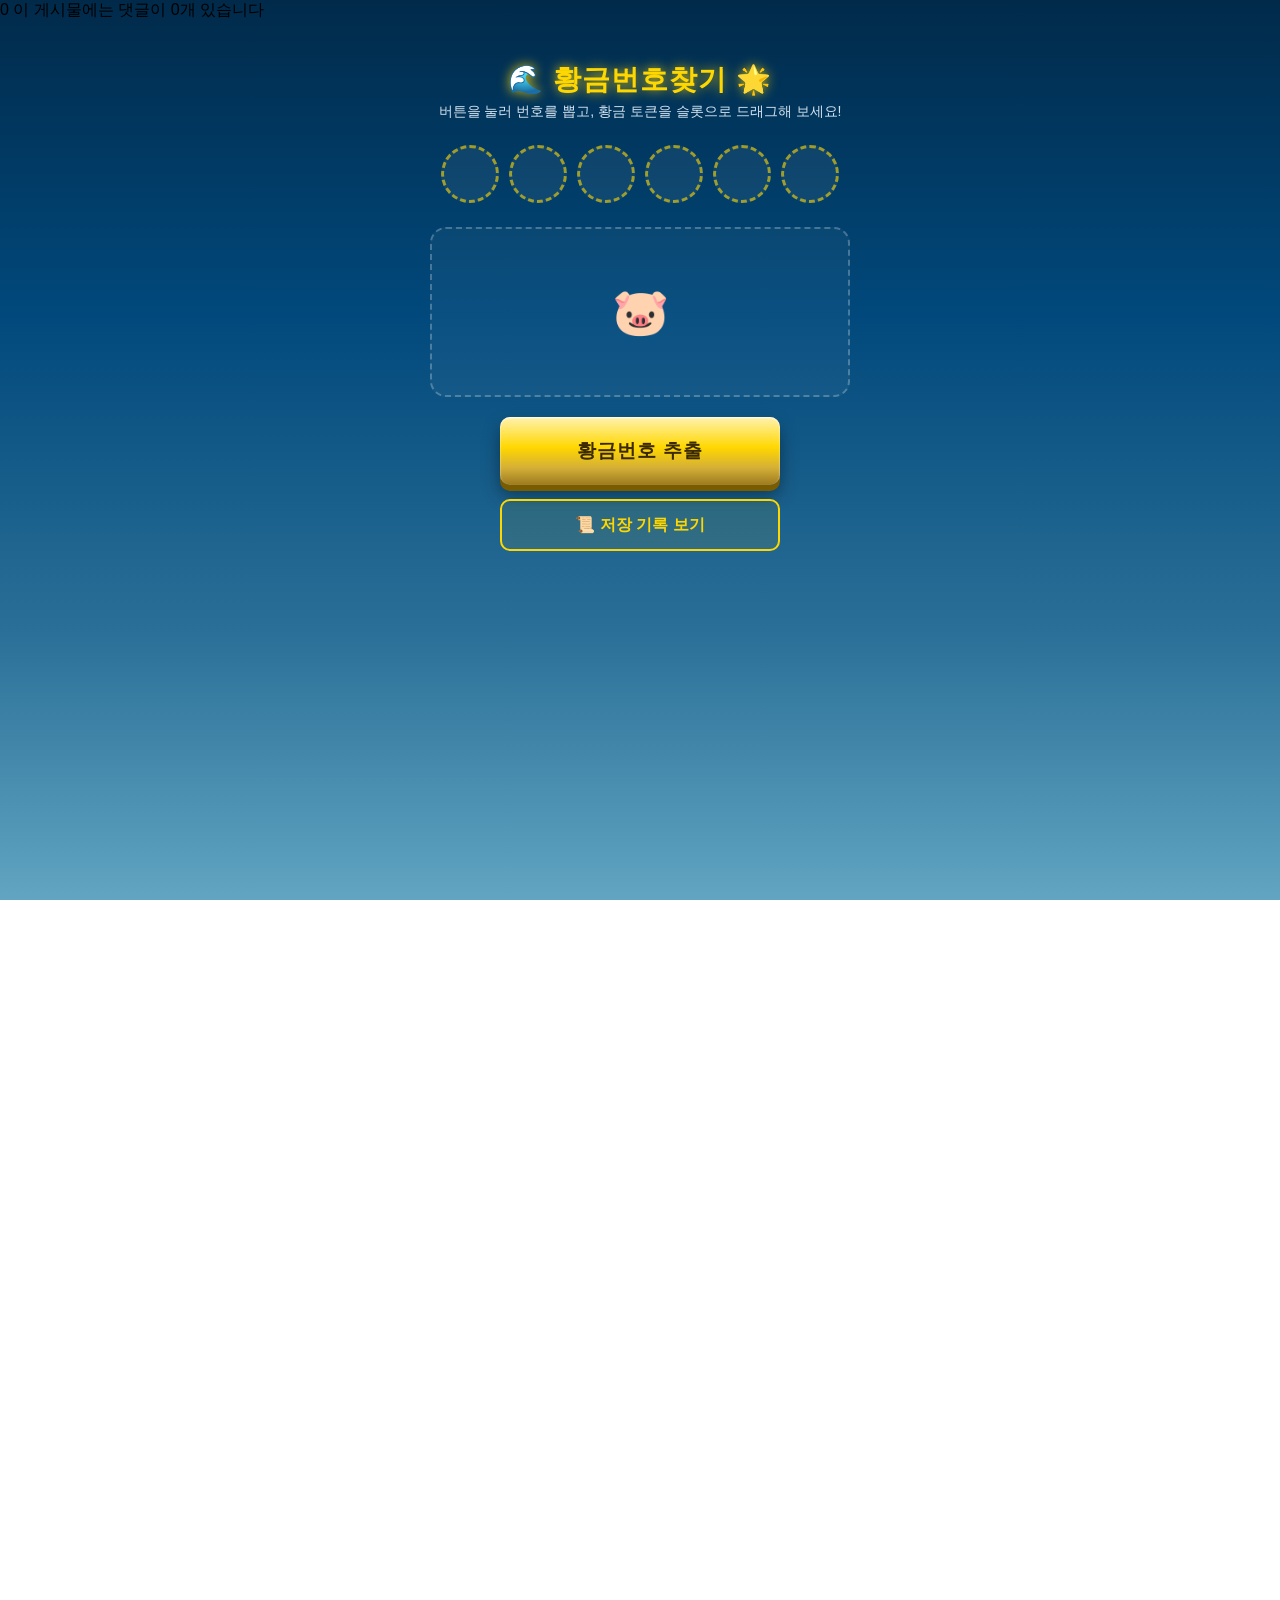
<file: index.html>
<!DOCTYPE html>
<html lang="ko">
<head>
  <meta charset="UTF-8">
  <meta name="viewport" content="width=device-width, initial-scale=1">
  <title>황금번호찾기</title>
  <!DOCTYPE html>
<html lang="ko">
<head>
  <meta charset="UTF-8">
  <meta name="viewport" content="width=device-width, initial-scale=1">
  <title>황금번호찾기</title>
<!-- 모바일 웹앱 설정 -->
<meta name="theme-color" content="#7C3AED">
<meta name="mobile-web-app-capable" content="yes">
<meta name="apple-mobile-web-app-capable" content="yes">
<meta name="apple-mobile-web-app-title" content="황금번호찾기">
<meta name="apple-mobile-web-app-status-bar-style" content="default">

<!-- 파비콘 / 앱 아이콘 -->
<link rel="icon" href="logo.png">
<link rel="apple-touch-icon" href="logo.png">



0
이 게시물에는 댓글이 0개 있습니다



  <!-- ===================== 신규 : 앱 아이콘(파비콘 / 홈 화면 아이콘) ===================== -->
  <!-- 별도의 이미지 파일 없이도 동작하도록 base64 데이터로 아이콘을 직접 심어두었습니다. -->

  <style>
    /* ===================== 전체 기본 설정 ===================== */
    * {
      box-sizing: border-box;
      -webkit-tap-highlight-color: transparent; /* 모바일에서 터치시 파란 하이라이트 제거 */
    }

    html, body {
      margin: 0;
      padding: 0;
      height: 100%;
      /* 배경 : 푸른 바다 느낌의 그라데이션 */
      background: linear-gradient(180deg, #012a4a 0%, #01497c 35%, #2a6f97 70%, #61a5c2 100%);
      font-family: 'Segoe UI', 'Malgun Gothic', sans-serif;
      overflow-x: hidden;
    }

    /* 전체를 가운데 정렬하는 container */
    .container {
      min-height: 100vh;
      display: flex;
      flex-direction: column;
      align-items: center;
      justify-content: flex-start;
      padding: 30px 16px 60px;
      text-align: center;
    }

    .title {
      color: gold;
      font-size: 28px;
      margin: 10px 0 4px;
      text-shadow: 0 0 12px rgba(255, 215, 0, 0.8);
      letter-spacing: 1px;
    }

    .desc {
      color: #eaf6ff;
      font-size: 14px;
      margin: 0 0 24px;
      opacity: 0.9;
    }

    /* ===================== slot(number가 놓일 자리) 영역 ===================== */
    .slotArea {
      display: flex;
      flex-wrap: wrap;
      justify-content: center;
      gap: 10px;
      max-width: 420px;
      margin-bottom: 24px;
    }

    .slot {
      width: 58px;
      height: 58px;
      border-radius: 50%;
      border: 3px dashed rgba(255, 215, 0, 0.6);
      background: rgba(255, 255, 255, 0.06);
      transition: box-shadow 0.3s ease, border-color 0.3s ease;
    }

    /* slot에 token이 채워졌을 때 스타일 */
    .slot.filled {
      border-style: solid;
      border-color: gold;
      box-shadow: 0 0 18px 6px rgba(255, 215, 0, 0.7);
    }

    /* ===================== token(황금 구슬)을 놓는 트레이 영역 ===================== */
    .trayArea {
      position: relative;
      width: 100%;
      max-width: 420px;
      height: 170px;
      margin-bottom: 20px;
      border: 2px dashed rgba(255, 255, 255, 0.25);
      border-radius: 16px;
      background: rgba(255, 255, 255, 0.04);
      overflow: hidden; /* 돼지 애니메이션이 영역 밖으로 튀어나가지 않도록 */
    }

    /* ---- 신규 : 트레이가 비어있을 때 나오는 춤추는 돼지 ---- */
    .dancingPig {
      position: absolute;
      left: 50%;
      top: 50%;
      transform: translate(-50%, -50%);
      font-size: 46px;
      pointer-events: none; /* 돼지는 클릭/드래그 대상이 아님 */
      user-select: none;
      animation: pigDance 0.9s ease-in-out infinite;
    }

    @keyframes pigDance {
      0%, 100% { transform: translate(-50%, -50%) rotate(-10deg) scaleY(1); }
      25%      { transform: translate(-50%, -60%) rotate(0deg)   scaleY(1.08); }
      50%      { transform: translate(-50%, -50%) rotate(10deg)  scaleY(1); }
      75%      { transform: translate(-50%, -60%) rotate(0deg)   scaleY(1.08); }
    }

    /* 황금 token(공) 스타일 - 완전한 구 형태 + 금속 광택 표현 */
    .token {
      width: 55px;
      height: 55px;
      border-radius: 50%;
      position: absolute;
      display: flex;
      align-items: center;
      justify-content: center;
      font-weight: bold;
      font-size: 17px;
      color: #4a3600;
      cursor: grab;
      user-select: none;
      touch-action: none; /* 드래그 중 화면 스크롤 방지 (모바일 필수) */
      background: radial-gradient(circle at 30% 28%, #fff6d0 0%, #ffe066 22%, #ffd700 50%, #c99700 78%, #8a6d1f 100%);
      box-shadow:
        inset -4px -4px 8px rgba(0, 0, 0, 0.35),
        inset 3px 3px 6px rgba(255, 255, 255, 0.6),
        0 4px 10px rgba(0, 0, 0, 0.45);
      transition: box-shadow 0.25s ease;
      z-index: 5;
    }

    .token.dragging {
      cursor: grabbing;
      box-shadow:
        inset -4px -4px 8px rgba(0, 0, 0, 0.35),
        0 0 20px 6px rgba(255, 255, 255, 0.6);
    }

    /* slot에 정확히 스냅되어 완료되었을 때 빛나는 효과 */
    .token.glow {
      cursor: grab; /* 다시 잡아서 뺄 수 있으므로 grab 유지 */
      box-shadow:
        0 0 10px 3px rgba(255, 255, 255, 0.8),
        0 0 26px 10px gold;
      animation: shine 1.4s ease-in-out infinite alternate;
    }

    @keyframes shine {
      from { filter: brightness(1); }
      to   { filter: brightness(1.25); }
    }

    /* ---- 신규 : 슬롯에서 토큰이 빠져나갈 때 터지는 불꽃 파티클 ---- */
    .fireworkParticle {
      position: fixed;
      width: 7px;
      height: 7px;
      border-radius: 50%;
      pointer-events: none;
      z-index: 3000;
      animation: fireworkFly 0.7s ease-out forwards;
    }

    @keyframes fireworkFly {
      0%   { transform: translate(0, 0) scale(1);   opacity: 1; }
      100% { transform: translate(var(--dx), var(--dy)) scale(0.2); opacity: 0; }
    }

    /* ===================== 황금색 버튼 (골드바 모양) ===================== */
    .goldButton {
      width: min(280px, 80vw);
      height: 68px;
      border: none;
      border-radius: 10px;
      font-size: 19px;
      font-weight: bold;
      color: #3b2a00;
      letter-spacing: 1px;
      cursor: pointer;
      background: linear-gradient(180deg, #fff2b0 0%, #ffd700 45%, #d4af37 75%, #9c7a1f 100%);
      box-shadow:
        0 6px 0 #7a5c00,
        0 10px 18px rgba(0, 0, 0, 0.4),
        inset 0 1px 2px rgba(255, 255, 255, 0.8);
      transition: transform 0.08s ease, box-shadow 0.08s ease;
    }

    .goldButton:active {
      transform: translateY(5px);
      box-shadow:
        0 1px 0 #7a5c00,
        0 4px 10px rgba(0, 0, 0, 0.4),
        inset 0 1px 2px rgba(255, 255, 255, 0.8);
    }

    /* ---- 신규 : 저장 기록 보기 버튼 (보조 버튼, 골드 테두리 스타일) ---- */
    .historyButton {
      margin-top: 14px;
      width: min(280px, 80vw);
      height: 52px;
      border: 2px solid gold;
      border-radius: 10px;
      background: rgba(255, 215, 0, 0.08);
      color: gold;
      font-size: 16px;
      font-weight: bold;
      cursor: pointer;
      transition: background 0.15s ease, transform 0.08s ease;
    }

    .historyButton:active {
      transform: translateY(3px);
      background: rgba(255, 215, 0, 0.2);
    }

    .completeMsg {
      color: gold;
      font-size: 17px;
      font-weight: bold;
      margin-top: 20px;
      min-height: 24px;
      text-shadow: 0 0 10px rgba(255, 215, 0, 0.9);
    }

    /* ===================== 신규 : 저장 기록 모달 ===================== */
    .modalOverlay {
      display: none; /* 기본은 숨김, JS로 flex 전환 */
      position: fixed;
      left: 0;
      top: 0;
      width: 100%;
      height: 100%;
      background: rgba(0, 0, 0, 0.55);
      z-index: 4000;
      align-items: center;
      justify-content: center;
      padding: 20px;
    }

    .modalBox {
      width: min(420px, 100%);
      max-height: 80vh;
      overflow-y: auto;
      background: linear-gradient(180deg, #013a63, #01497c);
      border: 2px solid gold;
      border-radius: 16px;
      padding: 20px;
      box-shadow: 0 0 30px rgba(255, 215, 0, 0.4);
    }

    .modalTitle {
      color: gold;
      font-size: 18px;
      margin: 0 0 14px;
      text-shadow: 0 0 8px rgba(255, 215, 0, 0.7);
    }

    .historyList {
      display: flex;
      flex-direction: column;
      gap: 8px;
      margin-bottom: 16px;
    }

    .historyItem {
      display: flex;
      align-items: center;
      justify-content: space-between;
      gap: 10px;
      background: rgba(255, 255, 255, 0.06);
      border: 1px solid rgba(255, 215, 0, 0.3);
      border-radius: 8px;
      padding: 8px 12px;
      color: #eaf6ff;
      font-size: 13px;
      text-align: left;
    }

    .historyIndex {
      color: gold;
      font-weight: bold;
      min-width: 20px;
    }

    .historyNumbers {
      flex: 1;
      font-weight: bold;
      color: #fff2b0;
      letter-spacing: 0.5px;
    }

    .historyDate {
      font-size: 11px;
      color: #b9d7e8;
      white-space: nowrap;
    }

    .emptyHistoryMsg {
      color: #cfe8f5;
      font-size: 14px;
      opacity: 0.85;
    }

    .modalBtnRow {
      display: flex;
      gap: 10px;
    }

    .modalBtn {
      flex: 1;
      height: 44px;
      border: none;
      border-radius: 8px;
      font-weight: bold;
      cursor: pointer;
      font-size: 14px;
    }

    .clearBtnStyle {
      background: rgba(255, 255, 255, 0.12);
      color: #ffdede;
      border: 1px solid rgba(255, 100, 100, 0.5);
    }

    .closeBtnStyle {
      background: linear-gradient(180deg, #ffe98a, #d4af37);
      color: #3b2a00;
    }
  </style>
</head>
<body>
<!-- 제목 구간 -->
  <div class="container">
    <h1 class="title">🌊 황금번호찾기 🌟</h1>
    <p class="desc">버튼을 눌러 번호를 뽑고, 황금 토큰을 슬롯으로 드래그해 보세요!</p>

    <!-- 번호가 채워질 6개의 slot이 JS로 이 안에 생성됩니다 -->
    <div class="slotArea" id="slotArea"></div>

    <!-- 드래그할 황금 token들이 이 안에 생성됩니다. 비어있을 때는 돼지가 춤을 춥니다 -->
    <div class="trayArea" id="trayArea">
      <div class="dancingPig" id="dancingPig">🐷</div>
    </div>

    <button class="goldButton" id="extractBtn">황금번호 추출</button>

    <!-- 신규 : 저장된 조합(최대 10개) 확인 버튼 -->
    <button class="historyButton" id="historyBtn">📜 저장 기록 보기</button>

    <p class="completeMsg" id="completeMsg"></p>
  </div>

  <!-- 신규 : 저장 기록을 보여주는 모달 창 -->
  <div class="modalOverlay" id="modalOverlay">
    <div class="modalBox">
      <h2 class="modalTitle">저장된 황금번호 기록 (최대 10개)</h2>
      <div class="historyList" id="historyList"></div>
      <div class="modalBtnRow">
        <button class="modalBtn clearBtnStyle" id="clearHistoryBtn">기록 초기화</button>
        <button class="modalBtn closeBtnStyle" id="closeModalBtn">닫기</button>
      </div>
    </div>
  </div>

  <script>
    // =========================================================
    // 황금번호찾기 - 클라이언트(프론트엔드) 스크립트
    // 모든 변수/함수명은 하이픈 없는 카멜케이스로 통일했습니다.
    // =========================================================

    // ---------- 기본 설정값 ----------
    const MIN_NUM = 1;
    const MAX_NUM = 45;
    const EXTRACT_COUNT = 6;
    const SNAP_DIST_STANDARD = 55; // 이 거리(px) 안으로 들어오면 slot에 자동으로 붙습니다
    const HISTORY_KEY = 'goldNumberHistory'; // 저장 기록을 담아둘 localStorage 키 이름
    const MAX_HISTORY_COUNT = 10; // 최대 저장 개수

    // ---------- 화면 element 가져오기 ----------
    const slotArea = document.getElementById('slotArea');
    const trayArea = document.getElementById('trayArea');
    const dancingPig = document.getElementById('dancingPig');
    const extractBtn = document.getElementById('extractBtn');
    const completeMsg = document.getElementById('completeMsg');
    const historyBtn = document.getElementById('historyBtn');
    const modalOverlay = document.getElementById('modalOverlay');
    const historyList = document.getElementById('historyList');
    const clearHistoryBtn = document.getElementById('clearHistoryBtn');
    const closeModalBtn = document.getElementById('closeModalBtn');

    // slot 정보를 담아둘 배열 (element, filled 여부)
    let slotList = [];
    let filledSlotCount = 0;
    let currentExtractedNumbers = []; // 이번 회차에 뽑힌 번호 (기록 저장용)

    // ---------- 1) slot 6개를 화면에 생성하는 함수 ----------
    function createSlots() {
      slotArea.innerHTML = '';
      slotList = [];
      for (let i = 0; i < EXTRACT_COUNT; i++) {
        const slot = document.createElement('div');
        slot.className = 'slot';
        slotArea.appendChild(slot);
        slotList.push({ element: slot, filled: false });
      }
    }
    createSlots(); // 페이지 로드시 바로 slot 6개 만들기

    // ---------- 2) 1~45 중 중복없이 6개 뽑아 오름차순 정렬 ----------
    function extractRandomNumbers() {
      const numberSet = new Set();
      while (numberSet.size < EXTRACT_COUNT) {
        const number = Math.floor(Math.random() * (MAX_NUM - MIN_NUM + 1)) + MIN_NUM;
        numberSet.add(number);
      }
      return Array.from(numberSet).sort((a, b) => a - b);
    }

    // ---------- 3) 짧은 효과음 재생 (Web Audio API) ----------
    function playSfx(frequency) {
      try {
        const audioContext = new (window.AudioContext || window.webkitAudioContext)();
        const oscillator = audioContext.createOscillator();
        const volumeControl = audioContext.createGain();

        oscillator.type = 'sine';
        oscillator.frequency.value = frequency;
        volumeControl.gain.setValueAtTime(0.25, audioContext.currentTime);
        volumeControl.gain.exponentialRampToValueAtTime(0.001, audioContext.currentTime + 0.35);

        oscillator.connect(volumeControl).connect(audioContext.destination);
        oscillator.start();
        oscillator.stop(audioContext.currentTime + 0.35);
      } catch (error) {
        console.log('sfx-error:', error);
      }
    }

    // ---------- 4) 진동 피드백 (지원하는 기기에서만 동작) ----------
    function vibrationFeedback() {
      if (navigator.vibrate) {
        navigator.vibrate(50);
      }
    }

    // ---------- 5) 신규 : 슬롯에서 토큰이 빠져나갈 때 터지는 불꽃 애니메이션 ----------
    function triggerFirework(x, y) {
      const colorList = ['#ffd700', '#ff8c00', '#ff4500', '#fff176', '#ffee58'];
      const particleCount = 14;

      for (let i = 0; i < particleCount; i++) {
        const particle = document.createElement('div');
        particle.className = 'fireworkParticle';

        // 원형으로 골고루 퍼지도록 각도를 계산
        const angle = (Math.PI * 2 * i) / particleCount + Math.random() * 0.3;
        const distance = 40 + Math.random() * 40;
        const dx = Math.cos(angle) * distance;
        const dy = Math.sin(angle) * distance;

        particle.style.setProperty('--dx', dx + 'px');
        particle.style.setProperty('--dy', dy + 'px');
        particle.style.left = x + 'px';
        particle.style.top = y + 'px';
        particle.style.background = colorList[Math.floor(Math.random() * colorList.length)];

        document.body.appendChild(particle);
        // 애니메이션이 끝나면 파티클 요소를 화면에서 완전히 제거 (메모리 정리)
        setTimeout(() => particle.remove(), 750);
      }

      playSfx(700); // 불꽃 터지는 느낌의 짧은 효과음
    }

    // ---------- 6) 신규 : 트레이가 비었는지 확인해서 춤추는 돼지 보여주기/숨기기 ----------
    function updatePigVisibility() {
      // 아직 슬롯에 배치되지 않은(= glow 클래스가 없는) 토큰 개수를 셉니다.
      const remainingTokenCount = trayArea.querySelectorAll('.token:not(.glow)').length;
      dancingPig.style.display = remainingTokenCount === 0 ? 'block' : 'none';
    }
    updatePigVisibility(); // 페이지 로드 시점에는 토큰이 없으므로 돼지가 바로 보입니다

    // ---------- 7) 뽑힌 number로 token(황금 구슬) 생성해서 트레이에 배치 ----------
    function createTokens(extractedNumberList) {
      // 돼지는 그대로 두고, 기존 토큰들만 제거합니다.
      trayArea.querySelectorAll('.token').forEach(el => el.remove());
      completeMsg.textContent = '';
      filledSlotCount = 0;

      // slot들도 다시 빈 상태로 초기화
      slotList.forEach(slotInfo => {
        slotInfo.filled = false;
        slotInfo.element.classList.remove('filled');
      });

      extractedNumberList.forEach((number, i) => {
        const token = document.createElement('div');
        token.className = 'token';
        token.textContent = number;
        token.style.position = 'absolute';
        token.assignedSlot = null; // 이 토큰이 현재 어떤 슬롯에 들어가 있는지 기억하는 값

        // token들이 서로 겹치지 않도록 트레이 안에 격자 형태로 배치
        const startX = 15 + (i % 3) * 95;
        const startY = 10 + Math.floor(i / 3) * 80;
        token.style.left = startX + 'px';
        token.style.top = startY + 'px';

        trayArea.appendChild(token);
        connectDrag(token); // 이 token에 드래그 event 연결
      });

      updatePigVisibility(); // 토큰이 생겼으니 돼지는 숨김 처리
    }

    // ---------- 8) token에 드래그(터치+mouse 통합) 기능 연결 ----------
    function connectDrag(token) {
      let offsetX = 0;
      let offsetY = 0;
      let isDragging = false;

      // 터치 → 손가락(또는 mouse)을 누른 순간
      token.addEventListener('pointerdown', (event) => {
        isDragging = true;
        token.setPointerCapture(event.pointerId);
        token.classList.add('dragging');

        // 신규 : 이미 슬롯에 꽂혀서 빛나던 토큰을 다시 뽑아내는 경우
        if (token.classList.contains('glow')) {
          token.classList.remove('glow');

          if (token.assignedSlot) {
            token.assignedSlot.filled = false;
            token.assignedSlot.element.classList.remove('filled');
            token.assignedSlot = null;
          }

          const rect = token.getBoundingClientRect();
          triggerFirework(rect.left + rect.width / 2, rect.top + rect.height / 2); // 불꽃 애니메이션 발생

          filledSlotCount = Math.max(0, filledSlotCount - 1);
          completeMsg.textContent = ''; // 완성 문구가 떠 있었다면 취소
          updatePigVisibility();
        }

        const rect = token.getBoundingClientRect();
        offsetX = event.clientX - rect.left;
        offsetY = event.clientY - rect.top;

        // 드래그하는 동안은 화면(뷰포트) 기준 고정 좌표로 이동시킵니다.
        token.style.position = 'fixed';
        token.style.zIndex = 1000;
      });

      // 드래그 → 손가락(또는 mouse)이 움직이는 중
      token.addEventListener('pointermove', (event) => {
        if (!isDragging) return;
        token.style.left = (event.clientX - offsetX) + 'px';
        token.style.top = (event.clientY - offsetY) + 'px';
      });

      // slot 흡착 → 손가락(또는 mouse)을 뗀 순간
      token.addEventListener('pointerup', (event) => {
        if (!isDragging) return;
        isDragging = false;
        token.classList.remove('dragging');
        snapToSlot(token, event.clientX, event.clientY);
      });
    }

    // ---------- 9) 가장 가까운 빈 slot을 찾아 자동으로 스냅시키는 함수 ----------
    function snapToSlot(token, mouseX, mouseY) {
      let closestSlot = null;
      let minDist = Infinity;

      // 비어있는 slot 중에서 손을 뗀 지점과 가장 가까운 slot 찾기
      slotList.forEach(slotInfo => {
        if (slotInfo.filled) return;
        const rect = slotInfo.element.getBoundingClientRect();
        const centerX = rect.left + rect.width / 2;
        const centerY = rect.top + rect.height / 2;
        const dist = Math.hypot(mouseX - centerX, mouseY - centerY);
        if (dist < minDist) {
          minDist = dist;
          closestSlot = slotInfo;
        }
      });

      // 기준 거리 안에 slot이 있으면 → 흡착(스냅) + 효과음 + 진동 + 상태 저장
      if (closestSlot && minDist <= SNAP_DIST_STANDARD) {
        const rect = closestSlot.element.getBoundingClientRect();
        token.style.left = (rect.left + rect.width / 2 - token.offsetWidth / 2) + 'px';
        token.style.top = (rect.top + rect.height / 2 - token.offsetHeight / 2) + 'px';

        token.classList.add('glow'); // 선택 완료 → 아이콘이 glow
        token.assignedSlot = closestSlot; // 나중에 다시 뺄 때를 대비해 슬롯을 기억해둠
        closestSlot.filled = true;
        closestSlot.element.classList.add('filled');

        vibrationFeedback(); // 이동 시 진동 피드백
        playSfx(1046);       // 흡착 효과음

        filledSlotCount++;
        updatePigVisibility(); // 모든 토큰이 슬롯에 들어가면 돼지가 다시 등장

        if (filledSlotCount === EXTRACT_COUNT) {
          completeMsg.textContent = '🎉 황금번호 완성! 행운을 빕니다 🎉';
          playSfx(1568); // 전체 완료 축하 효과음
          addToHistory(currentExtractedNumbers); // 신규 : 완성된 조합을 자동으로 저장
        }
      } else {
        // slot 근처가 아니면 트레이 영역 안쪽 임의 위치로 되돌립니다.
        token.style.position = 'absolute';
        token.style.left = (Math.random() * 250 + 10) + 'px';
        token.style.top = (Math.random() * 90 + 10) + 'px';
        token.style.zIndex = 5;
      }
    }

    // ---------- 10) 신규 : 저장 기록 관련 함수들 (localStorage 사용, 최대 10개 유지) ----------

    // 저장된 기록 배열을 불러오는 함수
    function loadHistory() {
      try {
        const raw = localStorage.getItem(HISTORY_KEY);
        return raw ? JSON.parse(raw) : [];
      } catch (error) {
        console.log('기록 불러오기 실패:', error);
        return [];
      }
    }

    // 기록 배열을 저장하는 함수
    function saveHistoryList(historyArray) {
      localStorage.setItem(HISTORY_KEY, JSON.stringify(historyArray));
    }

    // 새 조합을 기록 맨 앞에 추가하고, 10개를 넘으면 오래된 것부터 삭제
    function addToHistory(numbers) {
      const history = loadHistory();
      const newRecord = {
        numbers: numbers,
        date: new Date().toLocaleString('ko-KR')
      };
      history.unshift(newRecord); // 최신 기록을 맨 앞에 추가

      if (history.length > MAX_HISTORY_COUNT) {
        history.length = MAX_HISTORY_COUNT; // 10개까지만 남기고 나머지(오래된 것) 삭제
      }
      saveHistoryList(history);
    }

    // 기록 목록을 모달 화면에 그려주는 함수
    function renderHistory() {
      const history = loadHistory();
      historyList.innerHTML = '';

      if (history.length === 0) {
        historyList.innerHTML = '<p class="emptyHistoryMsg">아직 저장된 조합이 없습니다. 번호를 완성해보세요!</p>';
        return;
      }

      history.forEach((record, index) => {
        const row = document.createElement('div');
        row.className = 'historyItem';
        row.innerHTML =
          '<span class="historyIndex">' + (index + 1) + '</span>' +
          '<span class="historyNumbers">' + record.numbers.join(', ') + '</span>' +
          '<span class="historyDate">' + record.date + '</span>';
        historyList.appendChild(row);
      });
    }

    // ---------- 11) 버튼 이벤트 연결 ----------

    // 황금번호 추출 버튼
    extractBtn.addEventListener('click', () => {
      currentExtractedNumbers = extractRandomNumbers();
      createTokens(currentExtractedNumbers);
      extractBtn.textContent = '다시 뽑기';
    });

    // 저장 기록 보기 버튼 → 모달 열기
    historyBtn.addEventListener('click', () => {
      renderHistory();
      modalOverlay.style.display = 'flex';
    });

    // 모달 닫기 버튼
    closeModalBtn.addEventListener('click', () => {
      modalOverlay.style.display = 'none';
    });

    // 모달 바깥의 어두운 배경을 클릭해도 닫히도록 처리
    modalOverlay.addEventListener('click', (event) => {
      if (event.target === modalOverlay) {
        modalOverlay.style.display = 'none';
      }
    });

    // 기록 초기화 버튼
    clearHistoryBtn.addEventListener('click', () => {
      localStorage.removeItem(HISTORY_KEY);
      renderHistory();
    });
  </script>
</body>
</html>
  <style>
    /* ===================== 전체 기본 설정 ===================== */
    * {
      box-sizing: border-box;
      -webkit-tap-highlight-color: transparent; /* 모바일에서 터치시 파란 하이라이트 제거 */
    }

    html, body {
      margin: 0;
      padding: 0;
      height: 100%;
      /* 배경 : 푸른 바다 느낌의 그라데이션 */
      background: linear-gradient(180deg, #012a4a 0%, #01497c 35%, #2a6f97 70%, #61a5c2 100%);
      font-family: 'Segoe UI', 'Malgun Gothic', sans-serif;
      overflow-x: hidden;
    }

    /* 전체를 가운데 정렬하는 container */
    .container {
      min-height: 100vh;
      display: flex;
      flex-direction: column;
      align-items: center;
      justify-content: flex-start;
      padding: 30px 16px 60px;
      text-align: center;
    }

    .title {
      color: gold;
      font-size: 28px;
      margin: 10px 0 4px;
      text-shadow: 0 0 12px rgba(255, 215, 0, 0.8);
      letter-spacing: 1px;
    }

    .desc {
      color: #eaf6ff;
      font-size: 14px;
      margin: 0 0 24px;
      opacity: 0.9;
    }

    /* ===================== slot(number가 놓일 자리) 영역 ===================== */
    .slotArea {
      display: flex;
      flex-wrap: wrap;
      justify-content: center;
      gap: 10px;
      max-width: 420px;
      margin-bottom: 24px;
    }

    .slot {
      width: 58px;
      height: 58px;
      border-radius: 50%;
      border: 3px dashed rgba(255, 215, 0, 0.6);
      background: rgba(255, 255, 255, 0.06);
      transition: box-shadow 0.3s ease, border-color 0.3s ease;
    }

    /* slot에 token이 채워졌을 때 스타일 */
    .slot.filled {
      border-style: solid;
      border-color: gold;
      box-shadow: 0 0 18px 6px rgba(255, 215, 0, 0.7);
    }

    /* ===================== token(황금 구슬)을 놓는 트레이 영역 ===================== */
    .trayArea {
      position: relative;
      width: 100%;
      max-width: 420px;
      height: 170px;
      margin-bottom: 20px;
      border: 2px dashed rgba(255, 255, 255, 0.25);
      border-radius: 16px;
      background: rgba(255, 255, 255, 0.04);
      overflow: hidden; /* 돼지 애니메이션이 영역 밖으로 튀어나가지 않도록 */
    }

    /* ---- 신규 : 트레이가 비어있을 때 나오는 춤추는 돼지 ---- */
    .dancingPig {
      position: absolute;
      left: 50%;
      top: 50%;
      transform: translate(-50%, -50%);
      font-size: 46px;
      pointer-events: none; /* 돼지는 클릭/드래그 대상이 아님 */
      user-select: none;
      animation: pigDance 0.9s ease-in-out infinite;
    }

    @keyframes pigDance {
      0%, 100% { transform: translate(-50%, -50%) rotate(-10deg) scaleY(1); }
      25%      { transform: translate(-50%, -60%) rotate(0deg)   scaleY(1.08); }
      50%      { transform: translate(-50%, -50%) rotate(10deg)  scaleY(1); }
      75%      { transform: translate(-50%, -60%) rotate(0deg)   scaleY(1.08); }
    }

    /* 황금 token(공) 스타일 - 완전한 구 형태 + 금속 광택 표현 */
    .token {
      width: 55px;
      height: 55px;
      border-radius: 50%;
      position: absolute;
      display: flex;
      align-items: center;
      justify-content: center;
      font-weight: bold;
      font-size: 17px;
      color: #4a3600;
      cursor: grab;
      user-select: none;
      touch-action: none; /* 드래그 중 화면 스크롤 방지 (모바일 필수) */
      background: radial-gradient(circle at 30% 28%, #fff6d0 0%, #ffe066 22%, #ffd700 50%, #c99700 78%, #8a6d1f 100%);
      box-shadow:
        inset -4px -4px 8px rgba(0, 0, 0, 0.35),
        inset 3px 3px 6px rgba(255, 255, 255, 0.6),
        0 4px 10px rgba(0, 0, 0, 0.45);
      transition: box-shadow 0.25s ease;
      z-index: 5;
    }

    .token.dragging {
      cursor: grabbing;
      box-shadow:
        inset -4px -4px 8px rgba(0, 0, 0, 0.35),
        0 0 20px 6px rgba(255, 255, 255, 0.6);
    }

    /* slot에 정확히 스냅되어 완료되었을 때 빛나는 효과 */
    .token.glow {
      cursor: grab; /* 다시 잡아서 뺄 수 있으므로 grab 유지 */
      box-shadow:
        0 0 10px 3px rgba(255, 255, 255, 0.8),
        0 0 26px 10px gold;
      animation: shine 1.4s ease-in-out infinite alternate;
    }

    @keyframes shine {
      from { filter: brightness(1); }
      to   { filter: brightness(1.25); }
    }

    /* ---- 신규 : 슬롯에서 토큰이 빠져나갈 때 터지는 불꽃 파티클 ---- */
    .fireworkParticle {
      position: fixed;
      width: 7px;
      height: 7px;
      border-radius: 50%;
      pointer-events: none;
      z-index: 3000;
      animation: fireworkFly 0.7s ease-out forwards;
    }

    @keyframes fireworkFly {
      0%   { transform: translate(0, 0) scale(1);   opacity: 1; }
      100% { transform: translate(var(--dx), var(--dy)) scale(0.2); opacity: 0; }
    }

    /* ===================== 황금색 버튼 (골드바 모양) ===================== */
    .goldButton {
      width: min(280px, 80vw);
      height: 68px;
      border: none;
      border-radius: 10px;
      font-size: 19px;
      font-weight: bold;
      color: #3b2a00;
      letter-spacing: 1px;
      cursor: pointer;
      background: linear-gradient(180deg, #fff2b0 0%, #ffd700 45%, #d4af37 75%, #9c7a1f 100%);
      box-shadow:
        0 6px 0 #7a5c00,
        0 10px 18px rgba(0, 0, 0, 0.4),
        inset 0 1px 2px rgba(255, 255, 255, 0.8);
      transition: transform 0.08s ease, box-shadow 0.08s ease;
    }

    .goldButton:active {
      transform: translateY(5px);
      box-shadow:
        0 1px 0 #7a5c00,
        0 4px 10px rgba(0, 0, 0, 0.4),
        inset 0 1px 2px rgba(255, 255, 255, 0.8);
    }

    /* ---- 신규 : 저장 기록 보기 버튼 (보조 버튼, 골드 테두리 스타일) ---- */
    .historyButton {
      margin-top: 14px;
      width: min(280px, 80vw);
      height: 52px;
      border: 2px solid gold;
      border-radius: 10px;
      background: rgba(255, 215, 0, 0.08);
      color: gold;
      font-size: 16px;
      font-weight: bold;
      cursor: pointer;
      transition: background 0.15s ease, transform 0.08s ease;
    }

    .historyButton:active {
      transform: translateY(3px);
      background: rgba(255, 215, 0, 0.2);
    }

    .completeMsg {
      color: gold;
      font-size: 17px;
      font-weight: bold;
      margin-top: 20px;
      min-height: 24px;
      text-shadow: 0 0 10px rgba(255, 215, 0, 0.9);
    }

    /* ===================== 신규 : 저장 기록 모달 ===================== */
    .modalOverlay {
      display: none; /* 기본은 숨김, JS로 flex 전환 */
      position: fixed;
      left: 0;
      top: 0;
      width: 100%;
      height: 100%;
      background: rgba(0, 0, 0, 0.55);
      z-index: 4000;
      align-items: center;
      justify-content: center;
      padding: 20px;
    }

    .modalBox {
      width: min(420px, 100%);
      max-height: 80vh;
      overflow-y: auto;
      background: linear-gradient(180deg, #013a63, #01497c);
      border: 2px solid gold;
      border-radius: 16px;
      padding: 20px;
      box-shadow: 0 0 30px rgba(255, 215, 0, 0.4);
    }

    .modalTitle {
      color: gold;
      font-size: 18px;
      margin: 0 0 14px;
      text-shadow: 0 0 8px rgba(255, 215, 0, 0.7);
    }

    .historyList {
      display: flex;
      flex-direction: column;
      gap: 8px;
      margin-bottom: 16px;
    }

    .historyItem {
      display: flex;
      align-items: center;
      justify-content: space-between;
      gap: 10px;
      background: rgba(255, 255, 255, 0.06);
      border: 1px solid rgba(255, 215, 0, 0.3);
      border-radius: 8px;
      padding: 8px 12px;
      color: #eaf6ff;
      font-size: 13px;
      text-align: left;
    }

    .historyIndex {
      color: gold;
      font-weight: bold;
      min-width: 20px;
    }

    .historyNumbers {
      flex: 1;
      font-weight: bold;
      color: #fff2b0;
      letter-spacing: 0.5px;
    }

    .historyDate {
      font-size: 11px;
      color: #b9d7e8;
      white-space: nowrap;
    }

    .emptyHistoryMsg {
      color: #cfe8f5;
      font-size: 14px;
      opacity: 0.85;
    }

    .modalBtnRow {
      display: flex;
      gap: 10px;
    }

    .modalBtn {
      flex: 1;
      height: 44px;
      border: none;
      border-radius: 8px;
      font-weight: bold;
      cursor: pointer;
      font-size: 14px;
    }

    .clearBtnStyle {
      background: rgba(255, 255, 255, 0.12);
      color: #ffdede;
      border: 1px solid rgba(255, 100, 100, 0.5);
    }

    .closeBtnStyle {
      background: linear-gradient(180deg, #ffe98a, #d4af37);
      color: #3b2a00;
    }
  </style>
</head>
<body>
<!-- 제목 구간 -->
  <div class="container">
    <h1 class="title">🌊 황금번호찾기 🌟</h1>
    <p class="desc">버튼을 눌러 번호를 뽑고, 황금 토큰을 슬롯으로 드래그해 보세요!</p>

    <!-- 번호가 채워질 6개의 slot이 JS로 이 안에 생성됩니다 -->
    <div class="slotArea" id="slotArea"></div>

    <!-- 드래그할 황금 token들이 이 안에 생성됩니다. 비어있을 때는 돼지가 춤을 춥니다 -->
    <div class="trayArea" id="trayArea">
      <div class="dancingPig" id="dancingPig">🐷</div>
    </div>

    <button class="goldButton" id="extractBtn">황금번호 추출</button>

    <!-- 신규 : 저장된 조합(최대 10개) 확인 버튼 -->
    <button class="historyButton" id="historyBtn">📜 저장 기록 보기</button>

    <p class="completeMsg" id="completeMsg"></p>
  </div>

  <!-- 신규 : 저장 기록을 보여주는 모달 창 -->
  <div class="modalOverlay" id="modalOverlay">
    <div class="modalBox">
      <h2 class="modalTitle">저장된 황금번호 기록 (최대 10개)</h2>
      <div class="historyList" id="historyList"></div>
      <div class="modalBtnRow">
        <button class="modalBtn clearBtnStyle" id="clearHistoryBtn">기록 초기화</button>
        <button class="modalBtn closeBtnStyle" id="closeModalBtn">닫기</button>
      </div>
    </div>
  </div>

  <script>
    // =========================================================
    // 황금번호찾기 - 클라이언트(프론트엔드) 스크립트
    // 모든 변수/함수명은 하이픈 없는 카멜케이스로 통일했습니다.
    // =========================================================

    // ---------- 기본 설정값 ----------
    const MIN_NUM = 1;
    const MAX_NUM = 45;
    const EXTRACT_COUNT = 6;
    const SNAP_DIST_STANDARD = 55; // 이 거리(px) 안으로 들어오면 slot에 자동으로 붙습니다
    const HISTORY_KEY = 'goldNumberHistory'; // 저장 기록을 담아둘 localStorage 키 이름
    const MAX_HISTORY_COUNT = 10; // 최대 저장 개수

    // ---------- 화면 element 가져오기 ----------
    const slotArea = document.getElementById('slotArea');
    const trayArea = document.getElementById('trayArea');
    const dancingPig = document.getElementById('dancingPig');
    const extractBtn = document.getElementById('extractBtn');
    const completeMsg = document.getElementById('completeMsg');
    const historyBtn = document.getElementById('historyBtn');
    const modalOverlay = document.getElementById('modalOverlay');
    const historyList = document.getElementById('historyList');
    const clearHistoryBtn = document.getElementById('clearHistoryBtn');
    const closeModalBtn = document.getElementById('closeModalBtn');

    // slot 정보를 담아둘 배열 (element, filled 여부)
    let slotList = [];
    let filledSlotCount = 0;
    let currentExtractedNumbers = []; // 이번 회차에 뽑힌 번호 (기록 저장용)

    // ---------- 1) slot 6개를 화면에 생성하는 함수 ----------
    function createSlots() {
      slotArea.innerHTML = '';
      slotList = [];
      for (let i = 0; i < EXTRACT_COUNT; i++) {
        const slot = document.createElement('div');
        slot.className = 'slot';
        slotArea.appendChild(slot);
        slotList.push({ element: slot, filled: false });
      }
    }
    createSlots(); // 페이지 로드시 바로 slot 6개 만들기

    // ---------- 2) 1~45 중 중복없이 6개 뽑아 오름차순 정렬 ----------
    function extractRandomNumbers() {
      const numberSet = new Set();
      while (numberSet.size < EXTRACT_COUNT) {
        const number = Math.floor(Math.random() * (MAX_NUM - MIN_NUM + 1)) + MIN_NUM;
        numberSet.add(number);
      }
      return Array.from(numberSet).sort((a, b) => a - b);
    }

    // ---------- 3) 짧은 효과음 재생 (Web Audio API) ----------
    function playSfx(frequency) {
      try {
        const audioContext = new (window.AudioContext || window.webkitAudioContext)();
        const oscillator = audioContext.createOscillator();
        const volumeControl = audioContext.createGain();

        oscillator.type = 'sine';
        oscillator.frequency.value = frequency;
        volumeControl.gain.setValueAtTime(0.25, audioContext.currentTime);
        volumeControl.gain.exponentialRampToValueAtTime(0.001, audioContext.currentTime + 0.35);

        oscillator.connect(volumeControl).connect(audioContext.destination);
        oscillator.start();
        oscillator.stop(audioContext.currentTime + 0.35);
      } catch (error) {
        console.log('sfx-error:', error);
      }
    }

    // ---------- 4) 진동 피드백 (지원하는 기기에서만 동작) ----------
    function vibrationFeedback() {
      if (navigator.vibrate) {
        navigator.vibrate(50);
      }
    }

    // ---------- 5) 신규 : 슬롯에서 토큰이 빠져나갈 때 터지는 불꽃 애니메이션 ----------
    function triggerFirework(x, y) {
      const colorList = ['#ffd700', '#ff8c00', '#ff4500', '#fff176', '#ffee58'];
      const particleCount = 14;

      for (let i = 0; i < particleCount; i++) {
        const particle = document.createElement('div');
        particle.className = 'fireworkParticle';

        // 원형으로 골고루 퍼지도록 각도를 계산
        const angle = (Math.PI * 2 * i) / particleCount + Math.random() * 0.3;
        const distance = 40 + Math.random() * 40;
        const dx = Math.cos(angle) * distance;
        const dy = Math.sin(angle) * distance;

        particle.style.setProperty('--dx', dx + 'px');
        particle.style.setProperty('--dy', dy + 'px');
        particle.style.left = x + 'px';
        particle.style.top = y + 'px';
        particle.style.background = colorList[Math.floor(Math.random() * colorList.length)];

        document.body.appendChild(particle);
        // 애니메이션이 끝나면 파티클 요소를 화면에서 완전히 제거 (메모리 정리)
        setTimeout(() => particle.remove(), 750);
      }

      playSfx(700); // 불꽃 터지는 느낌의 짧은 효과음
    }

    // ---------- 6) 신규 : 트레이가 비었는지 확인해서 춤추는 돼지 보여주기/숨기기 ----------
    function updatePigVisibility() {
      // 아직 슬롯에 배치되지 않은(= glow 클래스가 없는) 토큰 개수를 셉니다.
      const remainingTokenCount = trayArea.querySelectorAll('.token:not(.glow)').length;
      dancingPig.style.display = remainingTokenCount === 0 ? 'block' : 'none';
    }
    updatePigVisibility(); // 페이지 로드 시점에는 토큰이 없으므로 돼지가 바로 보입니다

    // ---------- 7) 뽑힌 number로 token(황금 구슬) 생성해서 트레이에 배치 ----------
    function createTokens(extractedNumberList) {
      // 돼지는 그대로 두고, 기존 토큰들만 제거합니다.
      trayArea.querySelectorAll('.token').forEach(el => el.remove());
      completeMsg.textContent = '';
      filledSlotCount = 0;

      // slot들도 다시 빈 상태로 초기화
      slotList.forEach(slotInfo => {
        slotInfo.filled = false;
        slotInfo.element.classList.remove('filled');
      });

      extractedNumberList.forEach((number, i) => {
        const token = document.createElement('div');
        token.className = 'token';
        token.textContent = number;
        token.style.position = 'absolute';
        token.assignedSlot = null; // 이 토큰이 현재 어떤 슬롯에 들어가 있는지 기억하는 값

        // token들이 서로 겹치지 않도록 트레이 안에 격자 형태로 배치
        const startX = 15 + (i % 3) * 95;
        const startY = 10 + Math.floor(i / 3) * 80;
        token.style.left = startX + 'px';
        token.style.top = startY + 'px';

        trayArea.appendChild(token);
        connectDrag(token); // 이 token에 드래그 event 연결
      });

      updatePigVisibility(); // 토큰이 생겼으니 돼지는 숨김 처리
    }

    // ---------- 8) token에 드래그(터치+mouse 통합) 기능 연결 ----------
    function connectDrag(token) {
      let offsetX = 0;
      let offsetY = 0;
      let isDragging = false;

      // 터치 → 손가락(또는 mouse)을 누른 순간
      token.addEventListener('pointerdown', (event) => {
        isDragging = true;
        token.setPointerCapture(event.pointerId);
        token.classList.add('dragging');

        // 신규 : 이미 슬롯에 꽂혀서 빛나던 토큰을 다시 뽑아내는 경우
        if (token.classList.contains('glow')) {
          token.classList.remove('glow');

          if (token.assignedSlot) {
            token.assignedSlot.filled = false;
            token.assignedSlot.element.classList.remove('filled');
            token.assignedSlot = null;
          }

          const rect = token.getBoundingClientRect();
          triggerFirework(rect.left + rect.width / 2, rect.top + rect.height / 2); // 불꽃 애니메이션 발생

          filledSlotCount = Math.max(0, filledSlotCount - 1);
          completeMsg.textContent = ''; // 완성 문구가 떠 있었다면 취소
          updatePigVisibility();
        }

        const rect = token.getBoundingClientRect();
        offsetX = event.clientX - rect.left;
        offsetY = event.clientY - rect.top;

        // 드래그하는 동안은 화면(뷰포트) 기준 고정 좌표로 이동시킵니다.
        token.style.position = 'fixed';
        token.style.zIndex = 1000;
      });

      // 드래그 → 손가락(또는 mouse)이 움직이는 중
      token.addEventListener('pointermove', (event) => {
        if (!isDragging) return;
        token.style.left = (event.clientX - offsetX) + 'px';
        token.style.top = (event.clientY - offsetY) + 'px';
      });

      // slot 흡착 → 손가락(또는 mouse)을 뗀 순간
      token.addEventListener('pointerup', (event) => {
        if (!isDragging) return;
        isDragging = false;
        token.classList.remove('dragging');
        snapToSlot(token, event.clientX, event.clientY);
      });
    }

    // ---------- 9) 가장 가까운 빈 slot을 찾아 자동으로 스냅시키는 함수 ----------
    function snapToSlot(token, mouseX, mouseY) {
      let closestSlot = null;
      let minDist = Infinity;

      // 비어있는 slot 중에서 손을 뗀 지점과 가장 가까운 slot 찾기
      slotList.forEach(slotInfo => {
        if (slotInfo.filled) return;
        const rect = slotInfo.element.getBoundingClientRect();
        const centerX = rect.left + rect.width / 2;
        const centerY = rect.top + rect.height / 2;
        const dist = Math.hypot(mouseX - centerX, mouseY - centerY);
        if (dist < minDist) {
          minDist = dist;
          closestSlot = slotInfo;
        }
      });

      // 기준 거리 안에 slot이 있으면 → 흡착(스냅) + 효과음 + 진동 + 상태 저장
      if (closestSlot && minDist <= SNAP_DIST_STANDARD) {
        const rect = closestSlot.element.getBoundingClientRect();
        token.style.left = (rect.left + rect.width / 2 - token.offsetWidth / 2) + 'px';
        token.style.top = (rect.top + rect.height / 2 - token.offsetHeight / 2) + 'px';

        token.classList.add('glow'); // 선택 완료 → 아이콘이 glow
        token.assignedSlot = closestSlot; // 나중에 다시 뺄 때를 대비해 슬롯을 기억해둠
        closestSlot.filled = true;
        closestSlot.element.classList.add('filled');

        vibrationFeedback(); // 이동 시 진동 피드백
        playSfx(1046);       // 흡착 효과음

        filledSlotCount++;
        updatePigVisibility(); // 모든 토큰이 슬롯에 들어가면 돼지가 다시 등장

        if (filledSlotCount === EXTRACT_COUNT) {
          completeMsg.textContent = '🎉 황금번호 완성! 행운을 빕니다 🎉';
          playSfx(1568); // 전체 완료 축하 효과음
          addToHistory(currentExtractedNumbers); // 신규 : 완성된 조합을 자동으로 저장
        }
      } else {
        // slot 근처가 아니면 트레이 영역 안쪽 임의 위치로 되돌립니다.
        token.style.position = 'absolute';
        token.style.left = (Math.random() * 250 + 10) + 'px';
        token.style.top = (Math.random() * 90 + 10) + 'px';
        token.style.zIndex = 5;
      }
    }

    // ---------- 10) 신규 : 저장 기록 관련 함수들 (localStorage 사용, 최대 10개 유지) ----------

    // 저장된 기록 배열을 불러오는 함수
    function loadHistory() {
      try {
        const raw = localStorage.getItem(HISTORY_KEY);
        return raw ? JSON.parse(raw) : [];
      } catch (error) {
        console.log('기록 불러오기 실패:', error);
        return [];
      }
    }

    // 기록 배열을 저장하는 함수
    function saveHistoryList(historyArray) {
      localStorage.setItem(HISTORY_KEY, JSON.stringify(historyArray));
    }

    // 새 조합을 기록 맨 앞에 추가하고, 10개를 넘으면 오래된 것부터 삭제
    function addToHistory(numbers) {
      const history = loadHistory();
      const newRecord = {
        numbers: numbers,
        date: new Date().toLocaleString('ko-KR')
      };
      history.unshift(newRecord); // 최신 기록을 맨 앞에 추가

      if (history.length > MAX_HISTORY_COUNT) {
        history.length = MAX_HISTORY_COUNT; // 10개까지만 남기고 나머지(오래된 것) 삭제
      }
      saveHistoryList(history);
    }

    // 기록 목록을 모달 화면에 그려주는 함수
    function renderHistory() {
      const history = loadHistory();
      historyList.innerHTML = '';

      if (history.length === 0) {
        historyList.innerHTML = '<p class="emptyHistoryMsg">아직 저장된 조합이 없습니다. 번호를 완성해보세요!</p>';
        return;
      }

      history.forEach((record, index) => {
        const row = document.createElement('div');
        row.className = 'historyItem';
        row.innerHTML =
          '<span class="historyIndex">' + (index + 1) + '</span>' +
          '<span class="historyNumbers">' + record.numbers.join(', ') + '</span>' +
          '<span class="historyDate">' + record.date + '</span>';
        historyList.appendChild(row);
      });
    }

    // ---------- 11) 버튼 이벤트 연결 ----------

    // 황금번호 추출 버튼
    extractBtn.addEventListener('click', () => {
      currentExtractedNumbers = extractRandomNumbers();
      createTokens(currentExtractedNumbers);
      extractBtn.textContent = '다시 뽑기';
    });

    // 저장 기록 보기 버튼 → 모달 열기
    historyBtn.addEventListener('click', () => {
      renderHistory();
      modalOverlay.style.display = 'flex';
    });

    // 모달 닫기 버튼
    closeModalBtn.addEventListener('click', () => {
      modalOverlay.style.display = 'none';
    });

    // 모달 바깥의 어두운 배경을 클릭해도 닫히도록 처리
    modalOverlay.addEventListener('click', (event) => {
      if (event.target === modalOverlay) {
        modalOverlay.style.display = 'none';
      }
    });

    // 기록 초기화 버튼
    clearHistoryBtn.addEventListener('click', () => {
      localStorage.removeItem(HISTORY_KEY);
      renderHistory();
    });
  </script>
</body>
</html>
</file>
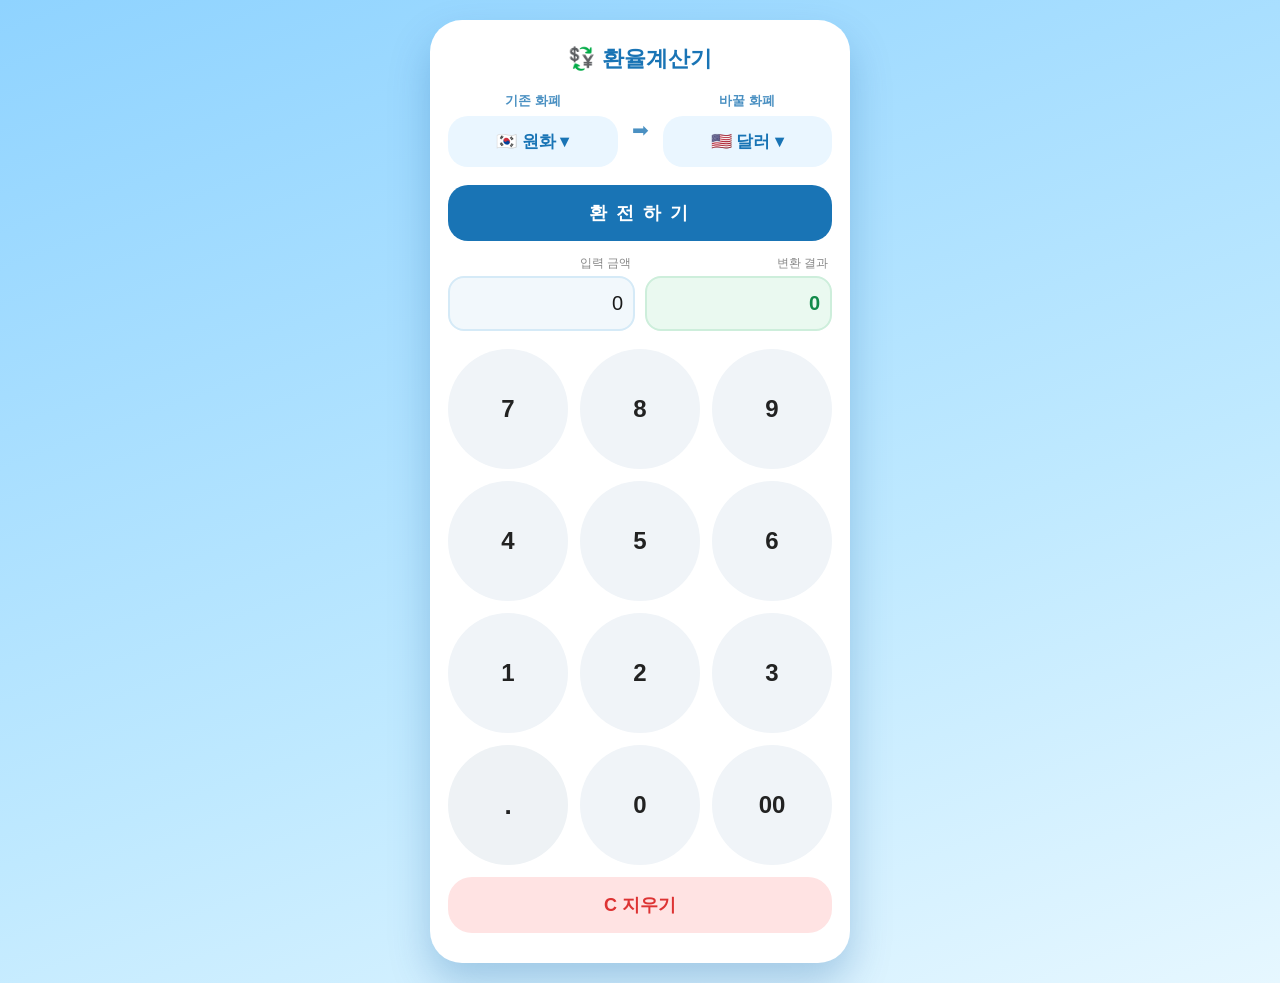
<file: moneyex/index.html>
<!DOCTYPE html>
<html>
<head>
  <base target="_top">
  <meta charset="UTF-8">
  <title>환율계산기</title>
  <style>
    /* ===============================================
       전체 화면 스타일 - 하늘색 배경
       =============================================== */
    body {
      margin: 0;
      padding: 20px 10px;
      min-height: 100vh;
      display: flex;
      justify-content: center;
      align-items: center;
      /* 하늘색 그라데이션 배경 */
      background: linear-gradient(160deg, #8fd3ff 0%, #bfe9ff 60%, #e6f7ff 100%);
      font-family: 'Malgun Gothic', 'Apple SD Gothic Neo', sans-serif;
      box-sizing: border-box;
    }

    /* ===============================================
       계산기 전체를 감싸는 카드 (중앙 배치)
       =============================================== */
    .calculator {
      width: 100%;
      max-width: 420px;
      background: #ffffff;
      border-radius: 32px;
      padding: 24px 18px 30px 18px;
      box-shadow: 0 20px 40px rgba(0, 80, 150, 0.25);
      box-sizing: border-box;
    }

    .title {
      text-align: center;
      font-size: 22px;
      font-weight: bold;
      color: #1974b5;
      margin-bottom: 18px;
    }

    /* ===============================================
       화폐 선택 영역 (좌우 대칭)
       =============================================== */
    .currency-row {
      display: flex;
      justify-content: space-between;
      gap: 10px;
      position: relative;
      margin-bottom: 12px;
    }

    .currency-box {
      flex: 1;
      position: relative;
    }

    .currency-label {
      font-size: 13px;
      color: #4a90c2;
      text-align: center;
      margin-bottom: 6px;
      font-weight: bold;
    }

    /* 화폐 선택 버튼 (국기 + 이름) */
    .currency-button {
      width: 100%;
      padding: 14px 8px;
      border: none;
      border-radius: 20px;
      background: #eaf6ff;
      color: #1974b5;
      font-size: 17px;
      font-weight: bold;
      cursor: pointer;
      transition: 0.15s;
    }
    .currency-button:active {
      background: #cdeaff;
      transform: scale(0.96);
    }

    /* 화폐 선택 드롭다운 목록 */
    .currency-dropdown {
      display: none; /* 평소에는 숨김, 클릭시 나타남 */
      position: absolute;
      top: 100%;
      left: 0;
      right: 0;
      background: #ffffff;
      border-radius: 16px;
      box-shadow: 0 8px 20px rgba(0,0,0,0.18);
      z-index: 10;
      overflow: hidden;
      margin-top: 6px;
    }
    .currency-dropdown.open {
      display: block; /* open 클래스가 붙으면 목록 표시 */
    }
    .currency-option {
      padding: 12px 10px;
      font-size: 15px;
      cursor: pointer;
      text-align: center;
      color: #333;
    }
    .currency-option:hover, .currency-option:active {
      background: #eaf6ff;
    }

    /* 가운데 화살표 표시 (기존화폐 -> 바꿀화폐) */
    .arrow-icon {
      align-self: center;
      font-size: 20px;
      color: #4a90c2;
      padding: 0 4px;
    }

    /* ===============================================
       환전(변환) 버튼 - 화폐버튼 바로 아래 배치
       =============================================== */
    .convert-button {
      width: 100%;
      padding: 16px;
      margin: 6px 0 14px 0;
      border: none;
      border-radius: 20px;
      background: #1974b5;
      color: #ffffff;
      font-size: 18px;
      font-weight: bold;
      letter-spacing: 2px;
      cursor: pointer;
      transition: 0.15s;
    }
    .convert-button:active {
      background: #145d92;
      transform: scale(0.98);
    }

    /* ===============================================
       입력값 / 결과값 박스 (좌우 대칭)
       =============================================== */
    .box-row {
      display: flex;
      gap: 10px;
      margin-bottom: 18px;
    }
    .box-item {
      flex: 1;
    }
    .box-label {
      font-size: 12px;
      color: #888;
      margin-bottom: 4px;
      text-align: right;
      padding-right: 4px;
    }
    .number-box {
      width: 100%;
      box-sizing: border-box;
      background: #f2f8fc;
      border: 2px solid #d5eaf7;
      border-radius: 16px;
      padding: 14px 10px;
      font-size: 20px;
      text-align: right;
      color: #1a1a1a;
      overflow-x: auto;
      white-space: nowrap;
    }
    .result-box {
      background: #eaf9f0;
      border: 2px solid #cdeedb;
      color: #128a4a;
      font-weight: bold;
    }

    /* ===============================================
       숫자 키패드 (동그랗고 큼직한 버튼, 모바일 터치 용이)
       =============================================== */
    .keypad {
      display: grid;
      grid-template-columns: repeat(3, 1fr);
      gap: 12px;
    }
    .key {
      aspect-ratio: 1 / 1;
      border: none;
      border-radius: 50%; /* 동그란 버튼 */
      background: #f0f4f8;
      color: #222;
      font-size: 24px;
      font-weight: bold;
      cursor: pointer;
      transition: 0.12s;
      display: flex;
      align-items: center;
      justify-content: center;
    }
    .key:active {
      background: #dbe7f0;
      transform: scale(0.92);
    }
    .key.function-key {
      background: #ffe3e3;
      color: #d33;
      font-size: 18px;
    }
    .key.function-key:active {
      background: #ffcaca;
    }
    .key.dot-key {
      background: #eef2f5;
      font-size: 26px;
    }
    /* 지우기(C) 버튼처럼 3칸을 모두 차지하는 가로로 긴 버튼 */
    .key.full-width {
      grid-column: span 3;
      aspect-ratio: auto;
      border-radius: 24px;
      height: 56px;
      font-size: 18px;
    }
  </style>
</head>
<body>

  <div class="calculator">
    <div class="title">💱 환율계산기</div>

    <!-- ===============================================
         화폐 선택 영역 (기존화폐 / 바꿀화폐) - 좌우 대칭
         =============================================== -->
    <div class="currency-row">

      <!-- 기존 화폐 (변환 전) -->
      <div class="currency-box">
        <div class="currency-label">기존 화폐</div>
        <button class="currency-button" id="fromButton" onclick="toggleDropdown('from')">🇰🇷 원화 ▾</button>
        <div class="currency-dropdown" id="fromDropdown"></div>
      </div>

      <div class="arrow-icon">➡</div>

      <!-- 바꿀 화폐 (변환 후) -->
      <div class="currency-box">
        <div class="currency-label">바꿀 화폐</div>
        <button class="currency-button" id="toButton" onclick="toggleDropdown('to')">🇺🇸 달러 ▾</button>
        <div class="currency-dropdown" id="toDropdown"></div>
      </div>

    </div>

    <!-- ===============================================
         환전 버튼 (화폐버튼 바로 아래에 배치)
         =============================================== -->
    <button class="convert-button" onclick="convertCurrency()">환 전 하 기</button>

    <!-- ===============================================
         입력값 박스 / 결과값 박스 - 좌우 대칭
         =============================================== -->
    <div class="box-row">
      <div class="box-item">
        <div class="box-label">입력 금액</div>
        <div class="number-box" id="inputBox">0</div>
      </div>
      <div class="box-item">
        <div class="box-label">변환 결과</div>
        <div class="number-box result-box" id="resultBox">0</div>
      </div>
    </div>

    <!-- ===============================================
         숫자 키패드 (1~9, 0 + 00 + 소수점, 지우기)
         =============================================== -->
    <div class="keypad">
      <button class="key" onclick="inputNumber('7')">7</button>
      <button class="key" onclick="inputNumber('8')">8</button>
      <button class="key" onclick="inputNumber('9')">9</button>

      <button class="key" onclick="inputNumber('4')">4</button>
      <button class="key" onclick="inputNumber('5')">5</button>
      <button class="key" onclick="inputNumber('6')">6</button>

      <button class="key" onclick="inputNumber('1')">1</button>
      <button class="key" onclick="inputNumber('2')">2</button>
      <button class="key" onclick="inputNumber('3')">3</button>

      <button class="key dot-key" onclick="inputDecimal()">.</button>
      <button class="key" onclick="inputNumber('0')">0</button>
      <button class="key" onclick="inputDoubleZero()">00</button>

      <button class="key function-key full-width" onclick="clearInput()">C 지우기</button>
    </div>
  </div>

  <script>
    /* ===============================================
       화면(클라이언트) 자바스크립트
       식별자/변수명은 쉬운 영어로 작성했습니다.
       =============================================== */

    // 서버(Code.gs)와 통신이 늦거나 실패해도 화폐 선택 버튼이 바로 작동하도록,
    // 화면이 열리자마자 사용할 수 있는 기본 환율 정보를 미리 넣어둡니다.
    // (서버 응답이 도착하면 아래 값들은 최신 환율로 자동으로 덮어써집니다)
    // exchangeRates: 화폐별 정보를 담은 객체 (이름, 국기, 원화 환산 기준값)
    var exchangeRates = {
      KRW: { name: '원화', flag: '🇰🇷', rateToKrw: 1 },
      USD: { name: '달러', flag: '🇺🇸', rateToKrw: 1400 },
      JPY: { name: '엔화', flag: '🇯🇵', rateToKrw: 9.2 },
      CNY: { name: '위안화', flag: '🇨🇳', rateToKrw: 195 },
      EUR: { name: '유로화', flag: '🇪🇺', rateToKrw: 1550 }
    };

    // 현재 선택된 출발/도착 화폐 코드 (기본값: 원화 -> 달러)
    var fromCurrency = 'KRW';
    var toCurrency = 'USD';

    // 사용자가 입력중인 숫자 문자열
    var inputValue = '0';

    // -----------------------------------------------
    // 화면(HTML)이 다 그려지자마자(=스크립트가 실행되자마자) 곧바로
    // 화폐 버튼 글자와 드롭다운 목록부터 먼저 만들어둡니다.
    // 이렇게 하면 서버 응답을 기다리지 않아도 화폐 선택 버튼이 바로 눌립니다.
    // -----------------------------------------------
    updateCurrencyLabels();
    buildDropdownLists();

    // -----------------------------------------------
    // 페이지가 열리면 서버(Code.gs)에 최신 환율 정보를 요청합니다.
    // 성공하면 환율 숫자만 최신값으로 갱신하고(화폐 목록 구조는 그대로),
    // 혹시 실패하더라도(google.script 를 못 쓰는 환경 등) 위에서 넣어둔
    // 기본 환율값으로 계속 사용할 수 있으므로 화면은 정상 작동합니다.
    // -----------------------------------------------
    window.onload = function () {
      // google.script 객체가 있는 정상적인 앱스 스크립트 웹앱 환경일 때만 서버 호출
      if (window.google && google.script && google.script.run) {
        google.script.run
          .withSuccessHandler(function (serverRates) {
            exchangeRates = convertServerRates(serverRates); // 최신 환율로 교체
            updateCurrencyLabels();                          // 버튼 글자 다시 표시
            buildDropdownLists();                             // 드롭다운 목록도 다시 생성
          })
          .withFailureHandler(function (error) {
            // 서버 호출이 실패해도 기본 환율값으로 계속 사용 가능하도록 안내만 남깁니다.
            console.log('환율 정보를 서버에서 가져오지 못했습니다. 기본값을 사용합니다.', error);
          })
          .환율정보가져오기();
      }
    };

    // -----------------------------------------------
    // Code.gs 에서 오는 데이터(한글 필드명: 이름, 국기, 원화환율)를
    // 화면 코드에서 쓰는 영어 필드명(name, flag, rateToKrw)으로 변환하는 함수
    // -----------------------------------------------
    function convertServerRates(serverRates) {
      var converted = {};
      for (var code in serverRates) {
        var info = serverRates[code];
        converted[code] = {
          name: info.이름,
          flag: info.국기,
          rateToKrw: info.원화환율
        };
      }
      return converted;
    }

    // -----------------------------------------------
    // 동전 소리 효과음을 재생하는 함수
    // 웹오디오(Web Audio API)로 짧은 '띵' 소리를 즉석에서 만들어 재생합니다.
    // (별도의 소리 파일이 필요 없습니다)
    // -----------------------------------------------
    function playCoinSound() {
      try {
        var audioContext = new (window.AudioContext || window.webkitAudioContext)();
        var oscillator = audioContext.createOscillator();
        var gainNode = audioContext.createGain();

        oscillator.type = 'triangle';
        oscillator.frequency.setValueAtTime(1500, audioContext.currentTime); // 높은 '띵' 음
        oscillator.frequency.exponentialRampToValueAtTime(900, audioContext.currentTime + 0.1);

        gainNode.gain.setValueAtTime(0.2, audioContext.currentTime);
        gainNode.gain.exponentialRampToValueAtTime(0.001, audioContext.currentTime + 0.15);

        oscillator.connect(gainNode);
        gainNode.connect(audioContext.destination);

        oscillator.start();
        oscillator.stop(audioContext.currentTime + 0.15);
      } catch (error) {
        // 오디오 재생이 지원되지 않는 환경이면 그냥 무시합니다.
        console.log('소리 재생 불가:', error);
      }
    }

    // -----------------------------------------------
    // 숫자 버튼을 눌렀을 때 실행되는 함수
    // -----------------------------------------------
    function inputNumber(digit) {
      playCoinSound();

      if (inputValue === '0') {
        inputValue = digit; // 맨 앞의 불필요한 0 제거
      } else {
        inputValue = inputValue + digit;
      }
      document.getElementById('inputBox').innerText = inputValue;
    }

    // -----------------------------------------------
    // 00 버튼을 눌렀을 때 실행되는 함수 (숫자 뒤에 0을 두 개 붙여줌)
    // -----------------------------------------------
    function inputDoubleZero() {
      playCoinSound();

      if (inputValue === '0') {
        // 맨 처음에 00을 누르면 그냥 0으로 유지
        inputValue = '0';
      } else {
        inputValue = inputValue + '00';
      }
      document.getElementById('inputBox').innerText = inputValue;
    }

    // -----------------------------------------------
    // 소수점(.) 버튼을 눌렀을 때 실행되는 함수
    // -----------------------------------------------
    function inputDecimal() {
      playCoinSound();

      // 이미 소수점이 있으면 중복 입력 방지
      if (inputValue.indexOf('.') === -1) {
        inputValue = inputValue + '.';
        document.getElementById('inputBox').innerText = inputValue;
      }
    }

    // -----------------------------------------------
    // 지우기(C) 버튼을 눌렀을 때 실행되는 함수
    // -----------------------------------------------
    function clearInput() {
      playCoinSound();
      inputValue = '0';
      document.getElementById('inputBox').innerText = inputValue;
      document.getElementById('resultBox').innerText = '0';
    }

    // -----------------------------------------------
    // 화폐 선택 버튼을 눌렀을 때 드롭다운 목록을 열고 닫는 함수
    // side: 'from' 또는 'to'
    // -----------------------------------------------
    function toggleDropdown(side) {
      playCoinSound();
      var targetId = side === 'from' ? 'fromDropdown' : 'toDropdown';
      var otherId = side === 'from' ? 'toDropdown' : 'fromDropdown';

      // 반대쪽 드롭다운은 닫아줍니다.
      document.getElementById(otherId).classList.remove('open');

      // 선택한 쪽 드롭다운은 열림/닫힘을 토글합니다.
      document.getElementById(targetId).classList.toggle('open');
    }

    // -----------------------------------------------
    // exchangeRates를 기반으로 드롭다운 안에 화폐 목록(버튼들)을 만들어 넣는 함수
    // -----------------------------------------------
    function buildDropdownLists() {
      var fromDropdown = document.getElementById('fromDropdown');
      var toDropdown = document.getElementById('toDropdown');

      fromDropdown.innerHTML = '';
      toDropdown.innerHTML = '';

      // exchangeRates에 있는 모든 화폐(KRW, USD, JPY, CNY, EUR)에 대해 옵션을 만듭니다.
      for (var code in exchangeRates) {
        (function (code) {
          var info = exchangeRates[code];

          // 출발(기존화폐) 목록용 옵션
          var fromOption = document.createElement('div');
          fromOption.className = 'currency-option';
          fromOption.innerText = info.flag + ' ' + info.name;
          fromOption.onclick = function () { selectCurrency('from', code); };
          fromDropdown.appendChild(fromOption);

          // 도착(바꿀화폐) 목록용 옵션
          var toOption = document.createElement('div');
          toOption.className = 'currency-option';
          toOption.innerText = info.flag + ' ' + info.name;
          toOption.onclick = function () { selectCurrency('to', code); };
          toDropdown.appendChild(toOption);
        })(code);
      }
    }

    // -----------------------------------------------
    // 드롭다운 목록에서 화폐를 하나 선택했을 때 실행되는 함수
    // -----------------------------------------------
    function selectCurrency(side, code) {
      playCoinSound();

      if (side === 'from') {
        fromCurrency = code;
        document.getElementById('fromDropdown').classList.remove('open');
      } else {
        toCurrency = code;
        document.getElementById('toDropdown').classList.remove('open');
      }
      updateCurrencyLabels();
    }

    // -----------------------------------------------
    // 선택된 화폐에 맞게 버튼 텍스트(국기+이름)를 갱신하는 함수
    // -----------------------------------------------
    function updateCurrencyLabels() {
      if (!exchangeRates) return;
      var fromInfo = exchangeRates[fromCurrency];
      var toInfo = exchangeRates[toCurrency];
      document.getElementById('fromButton').innerText = fromInfo.flag + ' ' + fromInfo.name + ' ▾';
      document.getElementById('toButton').innerText = toInfo.flag + ' ' + toInfo.name + ' ▾';
    }

    // -----------------------------------------------
    // 환전하기 버튼을 눌렀을 때 실제 환율 계산을 수행하는 함수
    // -----------------------------------------------
    function convertCurrency() {
      playCoinSound();

      if (!exchangeRates) {
        alert('환율 정보를 불러오는 중입니다. 잠시 후 다시 시도해주세요.');
        return;
      }

      var amount = parseFloat(inputValue);
      if (isNaN(amount)) {
        amount = 0;
      }

      // 계산 방법: 입력 금액을 먼저 원화로 환산한 뒤, 목표 화폐로 다시 환산합니다.
      var krwAmount = amount * exchangeRates[fromCurrency].rateToKrw;
      var resultAmount = krwAmount / exchangeRates[toCurrency].rateToKrw;

      // 소수점 둘째 자리까지 반올림해서 보기 좋게 표시합니다.
      var roundedResult = Math.round(resultAmount * 100) / 100;

      document.getElementById('resultBox').innerText =
        roundedResult.toLocaleString('ko-KR', { maximumFractionDigits: 2 });
    }

    // -----------------------------------------------
    // 드롭다운 바깥 영역을 클릭하면 열려있는 드롭다운을 닫아주는 기능
    // -----------------------------------------------
    document.addEventListener('click', function (event) {
      var clickedElement = event.target;
      var clickedCurrencyButton = clickedElement.classList.contains('currency-button');
      var clickedCurrencyOption = clickedElement.classList.contains('currency-option');

      if (!clickedCurrencyButton && !clickedCurrencyOption) {
        document.getElementById('fromDropdown').classList.remove('open');
        document.getElementById('toDropdown').classList.remove('open');
      }
    });
  </script>

</body>
</html>
</file>
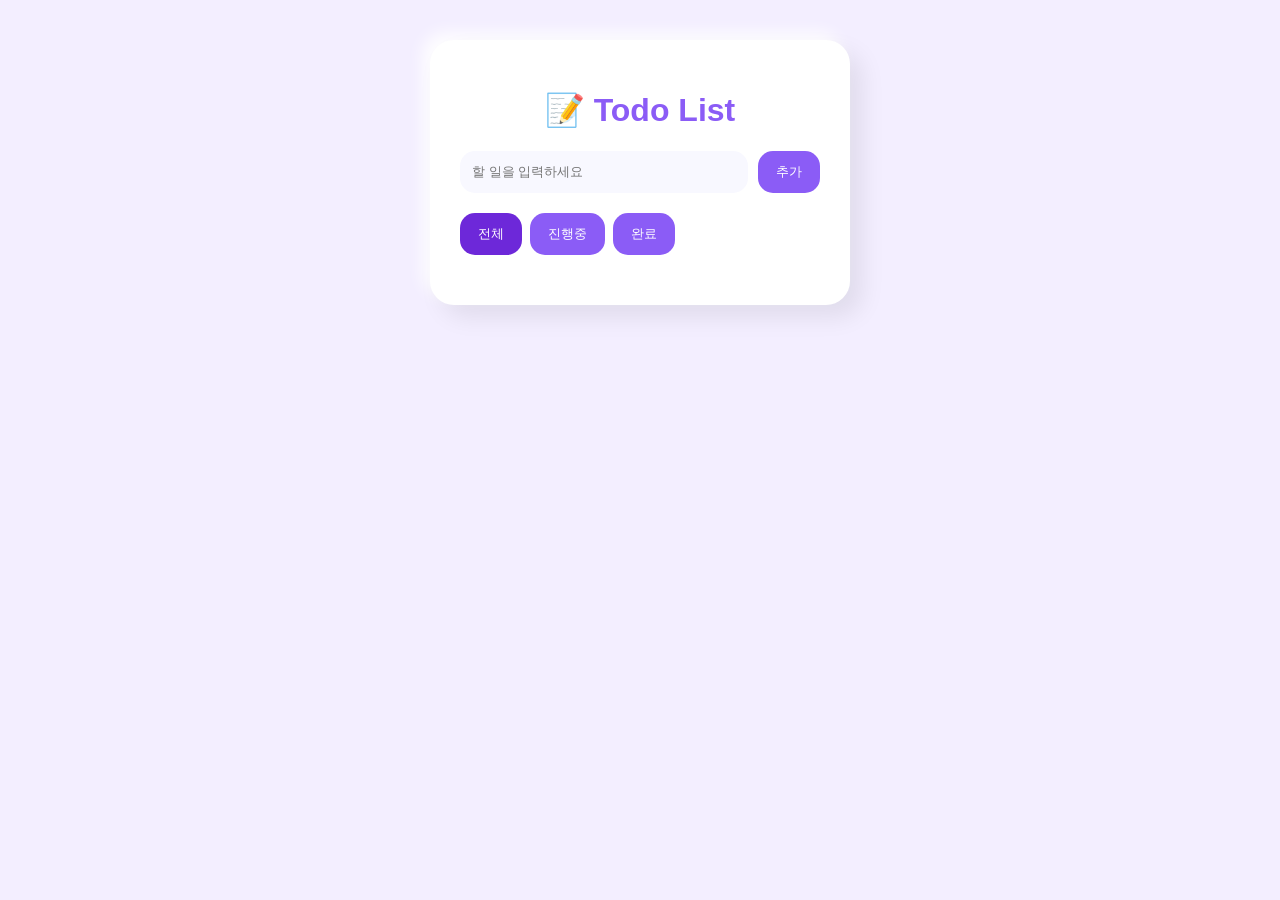
<file: TodoList_Claymorphism/index.html>
<!DOCTYPE html><html lang="ko"><head><meta charset="UTF-8"><meta name="viewport" content="width=device-width,initial-scale=1.0"><title>Todo</title><link rel="stylesheet" href="style.css"></head><body><div class="container"><div class="card"><h1>📝 Todo List</h1><div class="input-area"><input id="todoInput" placeholder="할 일을 입력하세요"><button id="addBtn">추가</button></div><div class="filters"><button class="filter active" data-filter="all">전체</button><button class="filter" data-filter="active">진행중</button><button class="filter" data-filter="completed">완료</button></div><ul id="todoList"></ul></div></div><script src="script.js"></script></body></html>
</file>
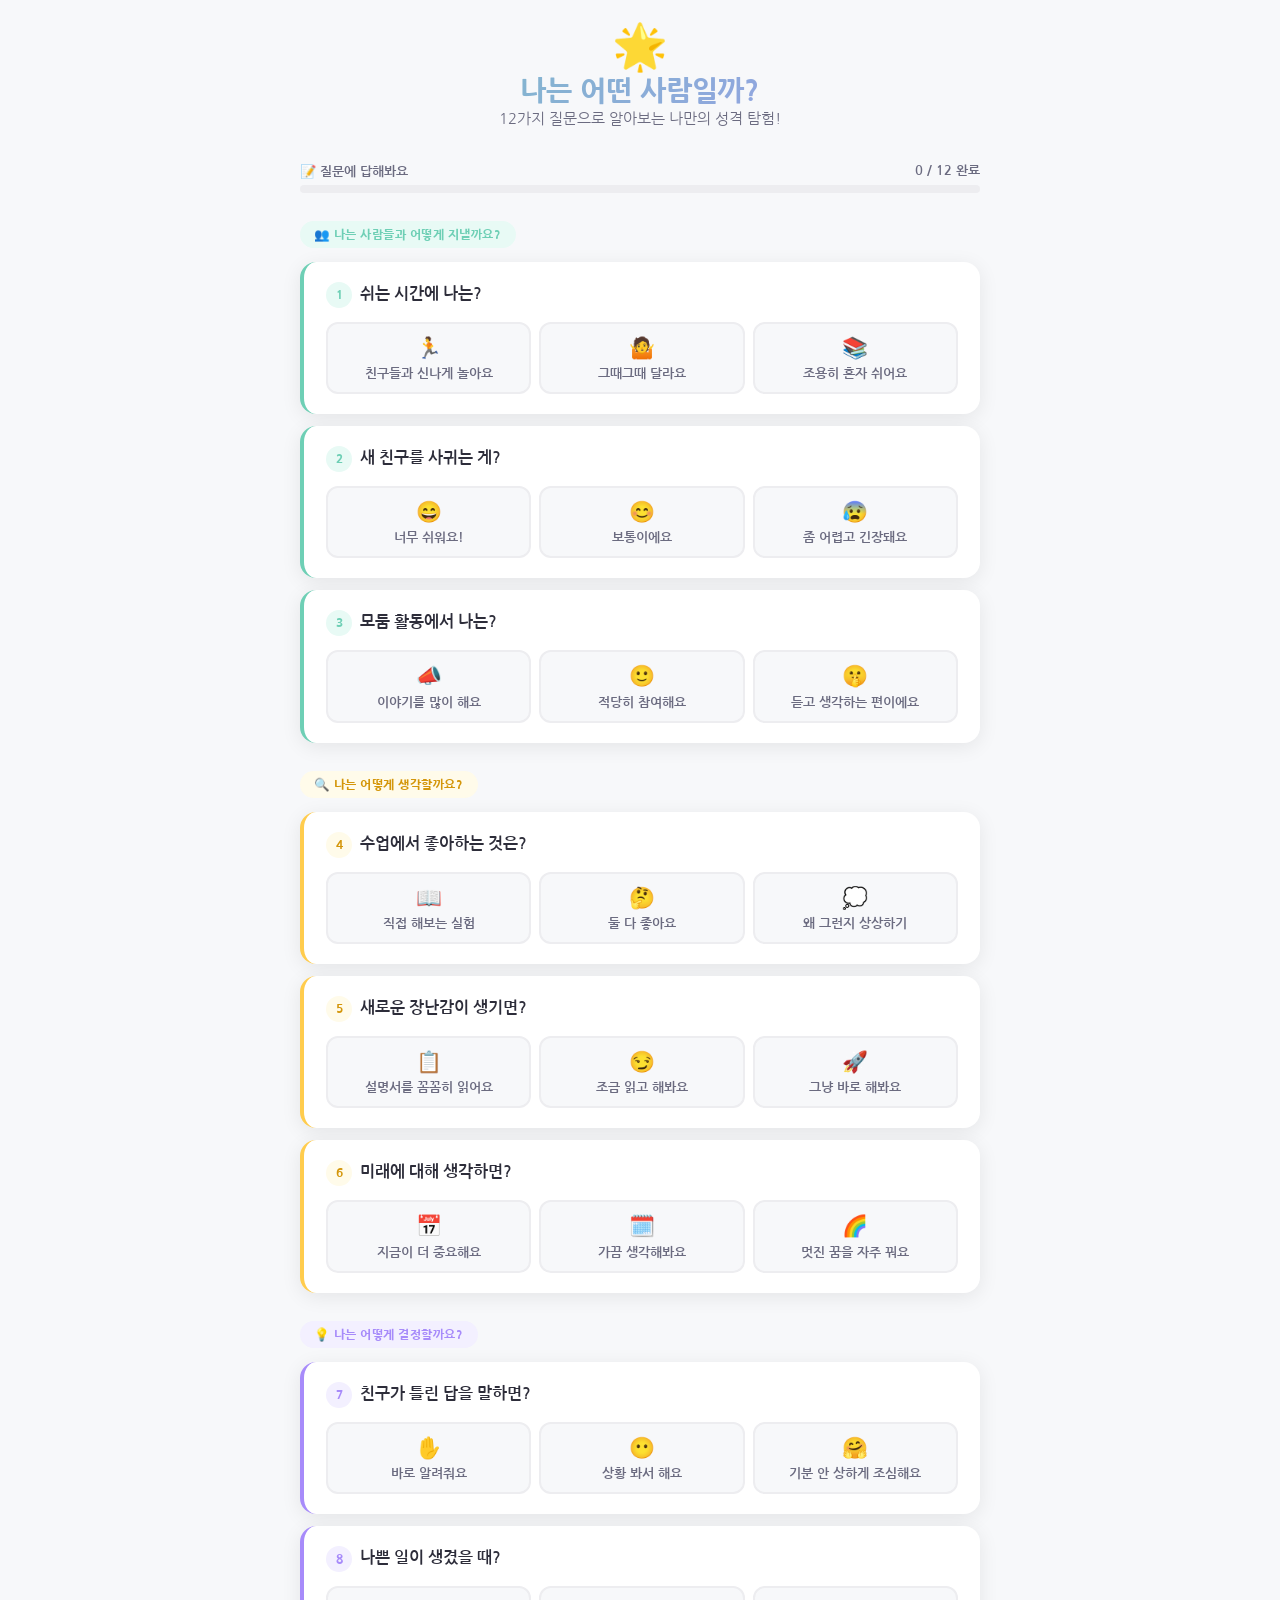
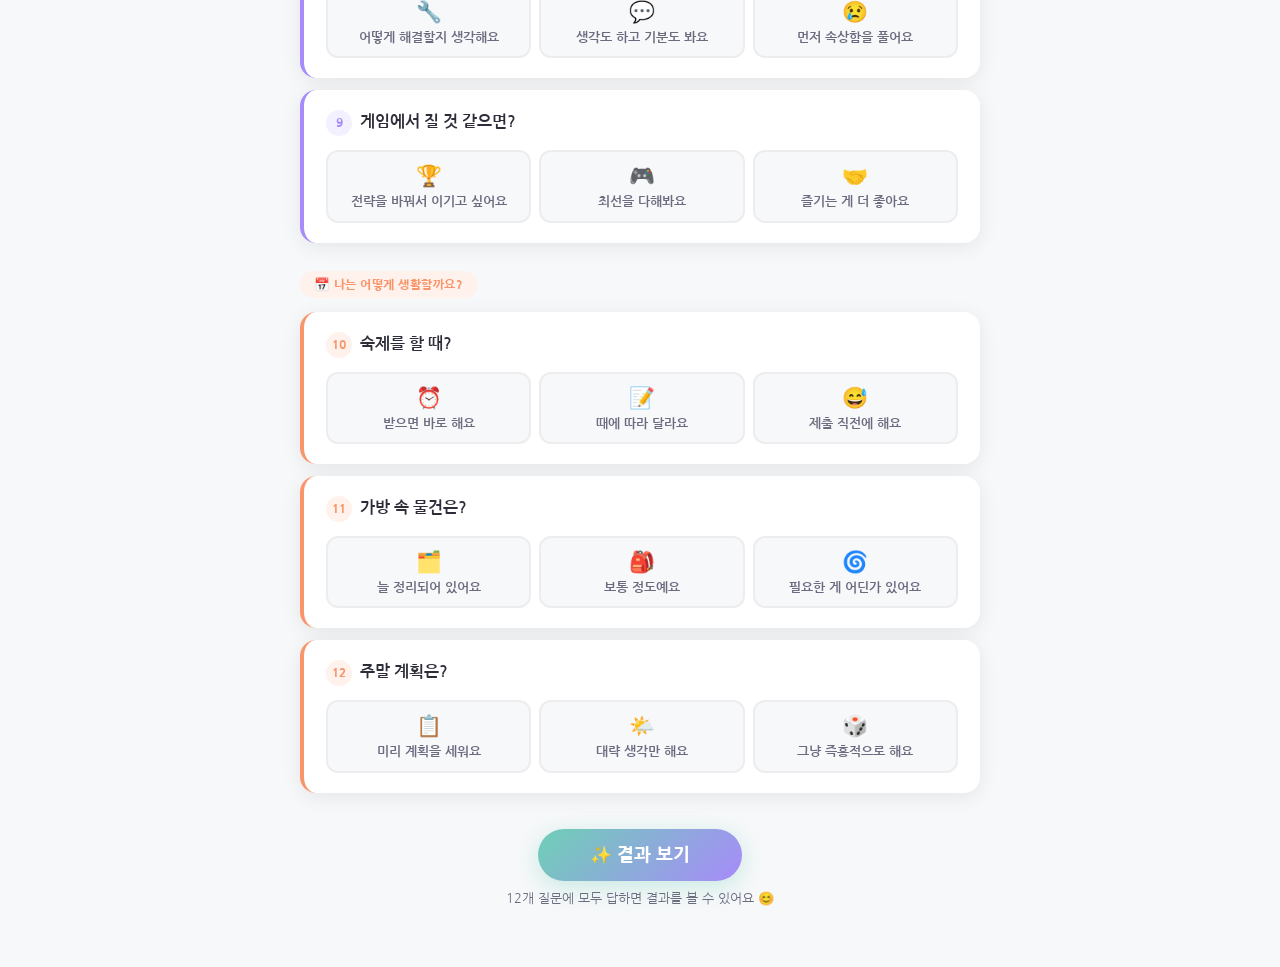
<file: MBTI(Claude)/mbti-quiz.html>
<!DOCTYPE html>
<html lang="ko">
<head>
<meta charset="UTF-8">
<meta name="viewport" content="width=device-width, initial-scale=1.0">
<title>나는 어떤 사람일까? 🌟 MBTI 성격 탐험</title>
<link href="https://fonts.googleapis.com/css2?family=Nanum+Gothic:wght@400;700;800&family=Nanum+Gothic+Coding&display=swap" rel="stylesheet">
<style>
  *, *::before, *::after { box-sizing: border-box; margin: 0; padding: 0; }

  :root {
    --mint:    #6ECFB5;
    --mint-lt: #E8FAF5;
    --lav:     #A78BFA;
    --lav-lt:  #F3F0FF;
    --peach:   #F9956A;
    --peach-lt:#FFF1EB;
    --sun:     #FFCC4D;
    --sun-lt:  #FFFBEA;
    --gray-1:  #F7F8FA;
    --gray-2:  #EDEDF0;
    --gray-3:  #B0B3BF;
    --text:    #2D2D3A;
    --text-s:  #6B6B80;
    --white:   #FFFFFF;
    --radius:  16px;
    --shadow:  0 4px 20px rgba(0,0,0,0.08);
  }

  body {
    font-family: 'Nanum Gothic', sans-serif;
    background: var(--gray-1);
    color: var(--text);
    min-height: 100vh;
    padding: 24px 16px 60px;
  }

  /* ── HEADER ── */
  .site-header {
    text-align: center;
    margin-bottom: 36px;
  }
  .site-header .crown { font-size: 2.8rem; line-height: 1; }
  .site-header h1 {
    font-size: 1.75rem;
    font-weight: 800;
    margin: 8px 0 4px;
    background: linear-gradient(135deg, var(--mint), var(--lav));
    -webkit-background-clip: text;
    -webkit-text-fill-color: transparent;
    background-clip: text;
  }
  .site-header p { color: var(--text-s); font-size: 0.95rem; }

  /* ── PROGRESS ── */
  .progress-wrap {
    max-width: 680px;
    margin: 0 auto 28px;
  }
  .progress-label {
    display: flex;
    justify-content: space-between;
    font-size: 0.82rem;
    color: var(--text-s);
    margin-bottom: 6px;
    font-weight: 700;
  }
  .progress-bar {
    height: 8px;
    background: var(--gray-2);
    border-radius: 99px;
    overflow: hidden;
  }
  .progress-fill {
    height: 100%;
    border-radius: 99px;
    background: linear-gradient(90deg, var(--mint), var(--lav));
    transition: width 0.5s ease;
  }

  /* ── FORM WRAPPER ── */
  #quiz-page { max-width: 680px; margin: 0 auto; display: block; }
  #result-page { max-width: 720px; margin: 0 auto; display: none; }

  /* ── DIMENSION SECTION ── */
  .dim-section { margin-bottom: 28px; }
  .dim-label {
    display: inline-flex;
    align-items: center;
    gap: 8px;
    padding: 6px 14px;
    border-radius: 99px;
    font-size: 0.78rem;
    font-weight: 800;
    letter-spacing: 0.04em;
    text-transform: uppercase;
    margin-bottom: 14px;
  }
  .dim-E { background: var(--mint-lt);  color: var(--mint);  }
  .dim-S { background: var(--sun-lt);   color: #D4960A;      }
  .dim-T { background: var(--lav-lt);   color: var(--lav);   }
  .dim-J { background: var(--peach-lt); color: var(--peach); }

  /* ── QUESTION CARD ── */
  .q-card {
    background: var(--white);
    border-radius: var(--radius);
    box-shadow: var(--shadow);
    padding: 20px 22px;
    margin-bottom: 12px;
    border-left: 4px solid transparent;
    transition: box-shadow 0.2s;
  }
  .q-card:hover { box-shadow: 0 6px 28px rgba(0,0,0,0.11); }
  .q-card.dim-E-card { border-color: var(--mint); }
  .q-card.dim-S-card { border-color: var(--sun);  }
  .q-card.dim-T-card { border-color: var(--lav);  }
  .q-card.dim-J-card { border-color: var(--peach);}

  .q-text {
    font-size: 1rem;
    font-weight: 700;
    margin-bottom: 14px;
    line-height: 1.5;
  }
  .q-num {
    display: inline-block;
    width: 26px; height: 26px;
    border-radius: 50%;
    text-align: center; line-height: 26px;
    font-size: 0.78rem;
    font-weight: 800;
    margin-right: 8px;
    flex-shrink: 0;
  }
  .dim-E-card .q-num { background: var(--mint-lt);  color: var(--mint); }
  .dim-S-card .q-num { background: var(--sun-lt);   color: #D4960A; }
  .dim-T-card .q-num { background: var(--lav-lt);   color: var(--lav); }
  .dim-J-card .q-num { background: var(--peach-lt); color: var(--peach); }

  .options {
    display: grid;
    grid-template-columns: 1fr 1fr 1fr;
    gap: 8px;
  }
  .options label {
    position: relative;
    cursor: pointer;
  }
  .options input[type="radio"] {
    position: absolute; opacity: 0; width: 0; height: 0;
  }
  .opt-btn {
    display: flex;
    flex-direction: column;
    align-items: center;
    justify-content: center;
    padding: 10px 6px;
    border-radius: 12px;
    border: 2px solid var(--gray-2);
    background: var(--gray-1);
    font-size: 0.8rem;
    font-weight: 700;
    text-align: center;
    line-height: 1.35;
    transition: all 0.18s;
    min-height: 60px;
    color: var(--text-s);
  }
  .opt-btn .opt-emoji { font-size: 1.3rem; margin-bottom: 3px; }
  .options input:checked + .opt-btn {
    border-color: var(--lav);
    background: var(--lav-lt);
    color: var(--lav);
    transform: translateY(-2px);
    box-shadow: 0 4px 12px rgba(167,139,250,0.25);
  }
  .dim-E-card .options input:checked + .opt-btn {
    border-color: var(--mint); background: var(--mint-lt); color: #2DAB8D;
    box-shadow: 0 4px 12px rgba(110,207,181,0.3);
  }
  .dim-S-card .options input:checked + .opt-btn {
    border-color: var(--sun); background: var(--sun-lt); color: #C48A00;
    box-shadow: 0 4px 12px rgba(255,204,77,0.3);
  }
  .dim-T-card .options input:checked + .opt-btn {
    border-color: var(--lav); background: var(--lav-lt); color: #7C3AED;
    box-shadow: 0 4px 12px rgba(167,139,250,0.3);
  }
  .dim-J-card .options input:checked + .opt-btn {
    border-color: var(--peach); background: var(--peach-lt); color: #D95B2A;
    box-shadow: 0 4px 12px rgba(249,149,106,0.3);
  }

  /* ── SAVE BUTTON ── */
  .save-wrap { text-align: center; margin-top: 36px; }
  #save-btn {
    padding: 16px 52px;
    border: none;
    border-radius: 99px;
    background: linear-gradient(135deg, var(--mint), var(--lav));
    color: var(--white);
    font-size: 1.1rem;
    font-weight: 800;
    cursor: pointer;
    box-shadow: 0 6px 24px rgba(110,207,181,0.35);
    transition: transform 0.15s, box-shadow 0.15s;
    font-family: 'Nanum Gothic', sans-serif;
  }
  #save-btn:hover { transform: translateY(-3px); box-shadow: 0 10px 32px rgba(110,207,181,0.45); }
  #save-btn:active { transform: translateY(0); }
  .save-hint { margin-top: 10px; color: var(--text-s); font-size: 0.82rem; }

  /* ── RESULT PAGE ── */
  .result-hero {
    background: var(--white);
    border-radius: 24px;
    box-shadow: var(--shadow);
    text-align: center;
    padding: 40px 28px 32px;
    margin-bottom: 20px;
    position: relative;
    overflow: hidden;
  }
  .result-hero::before {
    content: '';
    position: absolute; top: 0; left: 0; right: 0; height: 6px;
    background: linear-gradient(90deg, var(--mint), var(--lav), var(--peach), var(--sun));
  }
  .mbti-emoji { font-size: 5rem; line-height: 1; margin-bottom: 12px; display: block; }
  .mbti-type {
    font-size: 2.8rem;
    font-weight: 800;
    letter-spacing: 0.12em;
    margin-bottom: 6px;
  }
  .mbti-nickname {
    font-size: 1.1rem;
    font-weight: 700;
    margin-bottom: 16px;
    color: var(--text-s);
  }
  .mbti-desc {
    font-size: 0.97rem;
    line-height: 1.75;
    color: var(--text);
    max-width: 540px;
    margin: 0 auto;
  }
  .mbti-tags {
    display: flex;
    flex-wrap: wrap;
    gap: 8px;
    justify-content: center;
    margin-top: 20px;
  }
  .tag {
    padding: 5px 14px;
    border-radius: 99px;
    font-size: 0.8rem;
    font-weight: 700;
  }

  .info-grid {
    display: grid;
    grid-template-columns: 1fr 1fr;
    gap: 14px;
    margin-bottom: 14px;
  }
  .info-card {
    background: var(--white);
    border-radius: var(--radius);
    box-shadow: var(--shadow);
    padding: 20px;
  }
  .info-card h3 {
    font-size: 0.85rem;
    font-weight: 800;
    text-transform: uppercase;
    letter-spacing: 0.06em;
    margin-bottom: 12px;
    display: flex;
    align-items: center;
    gap: 6px;
  }
  .info-card ul { list-style: none; }
  .info-card li {
    font-size: 0.9rem;
    padding: 5px 0;
    border-bottom: 1px solid var(--gray-2);
    display: flex;
    align-items: flex-start;
    gap: 6px;
    line-height: 1.45;
  }
  .info-card li:last-child { border-bottom: none; }
  .li-dot { flex-shrink: 0; margin-top: 2px; }

  .jobs-card {
    background: var(--white);
    border-radius: var(--radius);
    box-shadow: var(--shadow);
    padding: 20px;
    margin-bottom: 14px;
  }
  .jobs-card h3 {
    font-size: 0.85rem;
    font-weight: 800;
    text-transform: uppercase;
    letter-spacing: 0.06em;
    margin-bottom: 14px;
    display: flex;
    align-items: center;
    gap: 6px;
  }
  .job-chips {
    display: flex;
    flex-wrap: wrap;
    gap: 8px;
  }
  .job-chip {
    padding: 7px 14px;
    border-radius: 10px;
    font-size: 0.85rem;
    font-weight: 700;
  }

  .study-card {
    background: var(--white);
    border-radius: var(--radius);
    box-shadow: var(--shadow);
    padding: 20px;
    margin-bottom: 20px;
  }
  .study-card h3 {
    font-size: 0.85rem;
    font-weight: 800;
    text-transform: uppercase;
    letter-spacing: 0.06em;
    margin-bottom: 14px;
    display: flex;
    align-items: center;
    gap: 6px;
  }
  .study-steps { display: flex; flex-direction: column; gap: 10px; }
  .study-step {
    display: flex;
    align-items: flex-start;
    gap: 12px;
    padding: 12px;
    border-radius: 12px;
    font-size: 0.9rem;
    line-height: 1.5;
    font-weight: 700;
  }
  .step-icon { font-size: 1.3rem; flex-shrink: 0; }

  /* ── RETRY BUTTON ── */
  .retry-wrap { text-align: center; margin-top: 8px; }
  #retry-btn {
    padding: 14px 44px;
    border: 2px solid var(--gray-2);
    border-radius: 99px;
    background: var(--white);
    color: var(--text);
    font-size: 1rem;
    font-weight: 800;
    cursor: pointer;
    font-family: 'Nanum Gothic', sans-serif;
    transition: all 0.15s;
  }
  #retry-btn:hover { border-color: var(--lav); color: var(--lav); transform: translateY(-2px); }

  /* ── ERROR TOAST ── */
  .error-toast {
    display: none;
    position: fixed;
    bottom: 28px; left: 50%; transform: translateX(-50%);
    background: #FF4C60;
    color: white;
    padding: 14px 28px;
    border-radius: 99px;
    font-weight: 800;
    font-size: 0.95rem;
    box-shadow: 0 6px 24px rgba(255,76,96,0.4);
    z-index: 999;
    white-space: nowrap;
  }
  .error-toast.show { display: block; animation: slideUp 0.3s ease; }
  @keyframes slideUp {
    from { opacity: 0; transform: translateX(-50%) translateY(20px); }
    to   { opacity: 1; transform: translateX(-50%) translateY(0); }
  }

  @media (max-width: 520px) {
    .options { grid-template-columns: 1fr 1fr 1fr; }
    .opt-btn { font-size: 0.72rem; padding: 8px 4px; min-height: 54px; }
    .info-grid { grid-template-columns: 1fr; }
    .mbti-type { font-size: 2.2rem; }
    .mbti-emoji { font-size: 4rem; }
    body { padding: 16px 12px 50px; }
  }
</style>
</head>
<body>

<header class="site-header">
  <div class="crown">🌟</div>
  <h1>나는 어떤 사람일까?</h1>
  <p>12가지 질문으로 알아보는 나만의 성격 탐험!</p>
</header>

<!-- QUIZ PAGE -->
<div id="quiz-page">

  <div class="progress-wrap">
    <div class="progress-label">
      <span>📝 질문에 답해봐요</span>
      <span id="prog-text">0 / 12 완료</span>
    </div>
    <div class="progress-bar"><div class="progress-fill" id="prog-fill" style="width:0%"></div></div>
  </div>

  <!-- E/I -->
  <div class="dim-section">
    <div class="dim-label dim-E">👥 나는 사람들과 어떻게 지낼까요?</div>

    <div class="q-card dim-E-card">
      <div class="q-text"><span class="q-num">1</span>쉬는 시간에 나는?</div>
      <div class="options">
        <label><input type="radio" name="q1" value="E"> <div class="opt-btn"><div class="opt-emoji">🏃</div>친구들과 신나게 놀아요</div></label>
        <label><input type="radio" name="q1" value="M"> <div class="opt-btn"><div class="opt-emoji">🤷</div>그때그때 달라요</div></label>
        <label><input type="radio" name="q1" value="I"> <div class="opt-btn"><div class="opt-emoji">📚</div>조용히 혼자 쉬어요</div></label>
      </div>
    </div>

    <div class="q-card dim-E-card">
      <div class="q-text"><span class="q-num">2</span>새 친구를 사귀는 게?</div>
      <div class="options">
        <label><input type="radio" name="q2" value="E"> <div class="opt-btn"><div class="opt-emoji">😄</div>너무 쉬워요!</div></label>
        <label><input type="radio" name="q2" value="M"> <div class="opt-btn"><div class="opt-emoji">😊</div>보통이에요</div></label>
        <label><input type="radio" name="q2" value="I"> <div class="opt-btn"><div class="opt-emoji">😰</div>좀 어렵고 긴장돼요</div></label>
      </div>
    </div>

    <div class="q-card dim-E-card">
      <div class="q-text"><span class="q-num">3</span>모둠 활동에서 나는?</div>
      <div class="options">
        <label><input type="radio" name="q3" value="E"> <div class="opt-btn"><div class="opt-emoji">📣</div>이야기를 많이 해요</div></label>
        <label><input type="radio" name="q3" value="M"> <div class="opt-btn"><div class="opt-emoji">🙂</div>적당히 참여해요</div></label>
        <label><input type="radio" name="q3" value="I"> <div class="opt-btn"><div class="opt-emoji">🤫</div>듣고 생각하는 편이에요</div></label>
      </div>
    </div>
  </div>

  <!-- S/N -->
  <div class="dim-section">
    <div class="dim-label dim-S">🔍 나는 어떻게 생각할까요?</div>

    <div class="q-card dim-S-card">
      <div class="q-text"><span class="q-num">4</span>수업에서 좋아하는 것은?</div>
      <div class="options">
        <label><input type="radio" name="q4" value="S"> <div class="opt-btn"><div class="opt-emoji">📖</div>직접 해보는 실험</div></label>
        <label><input type="radio" name="q4" value="M"> <div class="opt-btn"><div class="opt-emoji">🤔</div>둘 다 좋아요</div></label>
        <label><input type="radio" name="q4" value="N"> <div class="opt-btn"><div class="opt-emoji">💭</div>왜 그런지 상상하기</div></label>
      </div>
    </div>

    <div class="q-card dim-S-card">
      <div class="q-text"><span class="q-num">5</span>새로운 장난감이 생기면?</div>
      <div class="options">
        <label><input type="radio" name="q5" value="S"> <div class="opt-btn"><div class="opt-emoji">📋</div>설명서를 꼼꼼히 읽어요</div></label>
        <label><input type="radio" name="q5" value="M"> <div class="opt-btn"><div class="opt-emoji">😏</div>조금 읽고 해봐요</div></label>
        <label><input type="radio" name="q5" value="N"> <div class="opt-btn"><div class="opt-emoji">🚀</div>그냥 바로 해봐요</div></label>
      </div>
    </div>

    <div class="q-card dim-S-card">
      <div class="q-text"><span class="q-num">6</span>미래에 대해 생각하면?</div>
      <div class="options">
        <label><input type="radio" name="q6" value="S"> <div class="opt-btn"><div class="opt-emoji">📅</div>지금이 더 중요해요</div></label>
        <label><input type="radio" name="q6" value="M"> <div class="opt-btn"><div class="opt-emoji">🗓️</div>가끔 생각해봐요</div></label>
        <label><input type="radio" name="q6" value="N"> <div class="opt-btn"><div class="opt-emoji">🌈</div>멋진 꿈을 자주 꿔요</div></label>
      </div>
    </div>
  </div>

  <!-- T/F -->
  <div class="dim-section">
    <div class="dim-label dim-T">💡 나는 어떻게 결정할까요?</div>

    <div class="q-card dim-T-card">
      <div class="q-text"><span class="q-num">7</span>친구가 틀린 답을 말하면?</div>
      <div class="options">
        <label><input type="radio" name="q7" value="T"> <div class="opt-btn"><div class="opt-emoji">✋</div>바로 알려줘요</div></label>
        <label><input type="radio" name="q7" value="M"> <div class="opt-btn"><div class="opt-emoji">😶</div>상황 봐서 해요</div></label>
        <label><input type="radio" name="q7" value="F"> <div class="opt-btn"><div class="opt-emoji">🤗</div>기분 안 상하게 조심해요</div></label>
      </div>
    </div>

    <div class="q-card dim-T-card">
      <div class="q-text"><span class="q-num">8</span>나쁜 일이 생겼을 때?</div>
      <div class="options">
        <label><input type="radio" name="q8" value="T"> <div class="opt-btn"><div class="opt-emoji">🔧</div>어떻게 해결할지 생각해요</div></label>
        <label><input type="radio" name="q8" value="M"> <div class="opt-btn"><div class="opt-emoji">💬</div>생각도 하고 기분도 봐요</div></label>
        <label><input type="radio" name="q8" value="F"> <div class="opt-btn"><div class="opt-emoji">😢</div>먼저 속상함을 풀어요</div></label>
      </div>
    </div>

    <div class="q-card dim-T-card">
      <div class="q-text"><span class="q-num">9</span>게임에서 질 것 같으면?</div>
      <div class="options">
        <label><input type="radio" name="q9" value="T"> <div class="opt-btn"><div class="opt-emoji">🏆</div>전략을 바꿔서 이기고 싶어요</div></label>
        <label><input type="radio" name="q9" value="M"> <div class="opt-btn"><div class="opt-emoji">🎮</div>최선을 다해봐요</div></label>
        <label><input type="radio" name="q9" value="F"> <div class="opt-btn"><div class="opt-emoji">🤝</div>즐기는 게 더 좋아요</div></label>
      </div>
    </div>
  </div>

  <!-- J/P -->
  <div class="dim-section">
    <div class="dim-label dim-J">📅 나는 어떻게 생활할까요?</div>

    <div class="q-card dim-J-card">
      <div class="q-text"><span class="q-num">10</span>숙제를 할 때?</div>
      <div class="options">
        <label><input type="radio" name="q10" value="J"> <div class="opt-btn"><div class="opt-emoji">⏰</div>받으면 바로 해요</div></label>
        <label><input type="radio" name="q10" value="M"> <div class="opt-btn"><div class="opt-emoji">📝</div>때에 따라 달라요</div></label>
        <label><input type="radio" name="q10" value="P"> <div class="opt-btn"><div class="opt-emoji">😅</div>제출 직전에 해요</div></label>
      </div>
    </div>

    <div class="q-card dim-J-card">
      <div class="q-text"><span class="q-num">11</span>가방 속 물건은?</div>
      <div class="options">
        <label><input type="radio" name="q11" value="J"> <div class="opt-btn"><div class="opt-emoji">🗂️</div>늘 정리되어 있어요</div></label>
        <label><input type="radio" name="q11" value="M"> <div class="opt-btn"><div class="opt-emoji">🎒</div>보통 정도예요</div></label>
        <label><input type="radio" name="q11" value="P"> <div class="opt-btn"><div class="opt-emoji">🌀</div>필요한 게 어딘가 있어요</div></label>
      </div>
    </div>

    <div class="q-card dim-J-card">
      <div class="q-text"><span class="q-num">12</span>주말 계획은?</div>
      <div class="options">
        <label><input type="radio" name="q12" value="J"> <div class="opt-btn"><div class="opt-emoji">📋</div>미리 계획을 세워요</div></label>
        <label><input type="radio" name="q12" value="M"> <div class="opt-btn"><div class="opt-emoji">🌤️</div>대략 생각만 해요</div></label>
        <label><input type="radio" name="q12" value="P"> <div class="opt-btn"><div class="opt-emoji">🎲</div>그냥 즉흥적으로 해요</div></label>
      </div>
    </div>
  </div>

  <div class="save-wrap">
    <button id="save-btn" onclick="calcResult()">✨ 결과 보기</button>
    <div class="save-hint">12개 질문에 모두 답하면 결과를 볼 수 있어요 😊</div>
  </div>

</div><!-- /quiz-page -->

<!-- RESULT PAGE -->
<div id="result-page">
  <div class="result-hero">
    <span class="mbti-emoji" id="r-emoji">🌟</span>
    <div class="mbti-type" id="r-type" style="color:#6ECFB5">ENFP</div>
    <div class="mbti-nickname" id="r-nickname">활발한 탐험가</div>
    <p class="mbti-desc" id="r-desc"></p>
    <div class="mbti-tags" id="r-tags"></div>
  </div>

  <div class="info-grid">
    <div class="info-card">
      <h3 id="str-title" style="color:#6ECFB5">⭐ 나의 강점</h3>
      <ul id="r-strengths"></ul>
    </div>
    <div class="info-card">
      <h3 id="wk-title" style="color:#F9956A">💪 더 키울 점</h3>
      <ul id="r-weaknesses"></ul>
    </div>
  </div>

  <div class="study-card">
    <h3 id="study-title" style="color:#A78BFA">📚 이런 방법으로 공부해봐요!</h3>
    <div class="study-steps" id="r-study"></div>
  </div>

  <div class="jobs-card">
    <h3 id="job-title" style="color:#FFCC4D">🚀 잘 어울리는 미래 직업</h3>
    <div class="job-chips" id="r-jobs"></div>
  </div>

  <div class="retry-wrap">
    <button id="retry-btn" onclick="retry()">🔄 다시 해볼게요!</button>
  </div>
</div>

<div class="error-toast" id="error-toast">⚠️ 아직 답하지 않은 질문이 있어요!</div>

<script>
const MBTI_DATA = {
  ENFP: {
    emoji: '🦋', color: '#6ECFB5', bg: '#E8FAF5',
    nickname: '반짝이는 나비',
    desc: '에너지가 넘치고 상상력이 풍부한 나비처럼, 새로운 것을 탐험하기 좋아해요! 친구들에게 희망과 기쁨을 가져다주는 멋진 사람이에요.',
    tags: ['#활발함', '#창의력', '#공감력', '#자유로운영혼'],
    strengths: ['🌈 상상력이 폭발해요', '🤗 친구 감정을 잘 이해해요', '💡 아이디어가 넘쳐요', '😄 분위기를 밝게 만들어요'],
    weaknesses: ['⏰ 약속 시간 지키기 연습!', '📋 계획을 끝까지 마치기', '🎯 한 가지에 집중하기', '🧘 차분하게 기다리기'],
    study: [
      { icon: '🎨', text: '그림·만화로 공부 내용을 표현해봐요', bg: '#E8FAF5', color: '#2DAB8D' },
      { icon: '👫', text: '친구랑 서로 선생님 역할을 해봐요', bg: '#FFF1EB', color: '#C46A2A' },
      { icon: '🎲', text: '공부를 게임처럼 즐겁게 만들어봐요', bg: '#F3F0FF', color: '#7C3AED' },
    ],
    jobs: ['🎬 영화감독', '🎨 미술가', '✍️ 작가', '🧑‍🏫 선생님', '🎤 방송인', '🌍 탐험가']
  },
  ENTP: {
    emoji: '🦅', color: '#A78BFA', bg: '#F3F0FF',
    nickname: '도전하는 독수리',
    desc: '빠르게 생각하고 토론을 즐기는 독수리! 어려운 문제도 재미있게 풀어내는 뛰어난 두뇌를 가졌어요.',
    tags: ['#호기심왕', '#토론왕', '#빠른두뇌', '#도전정신'],
    strengths: ['💡 문제 해결을 잘해요', '🗣️ 토론에서 빛을 발해요', '🧠 빠르게 생각해요', '🔥 새로운 도전을 즐겨요'],
    weaknesses: ['😤 다른 의견도 존중하기', '📌 끝까지 마무리하기', '🤝 팀원 배려하기', '📚 꼼꼼히 정리하기'],
    study: [
      { icon: '❓', text: '왜 그런지 이유를 찾으며 공부해요', bg: '#F3F0FF', color: '#7C3AED' },
      { icon: '🧪', text: '실험하고 결과를 예측해봐요', bg: '#E8FAF5', color: '#2DAB8D' },
      { icon: '🏆', text: '혼자 퀴즈 대결을 만들어봐요', bg: '#FFF1EB', color: '#C46A2A' },
    ],
    jobs: ['👨‍💻 프로그래머', '🔬 과학자', '⚖️ 변호사', '🧑‍💼 사업가', '🎮 게임 개발자', '🤖 AI 연구원']
  },
  ENFJ: {
    emoji: '🌻', color: '#FFCC4D', bg: '#FFFBEA',
    nickname: '따뜻한 해바라기',
    desc: '모두를 따뜻하게 감싸주는 해바라기! 친구들의 마음을 잘 알아주고 함께 성장하는 것을 좋아해요.',
    tags: ['#리더십', '#공감력', '#따뜻함', '#책임감'],
    strengths: ['🤗 친구 마음을 잘 이해해요', '👑 모둠을 잘 이끌어요', '💬 설득력이 좋아요', '🌟 영감을 줘요'],
    weaknesses: ['😊 내 감정도 챙기기', '🙅 거절도 할 수 있어요', '💪 혼자 할 때도 자신감!', '🧘 쉴 때 제대로 쉬기'],
    study: [
      { icon: '👩‍🏫', text: '친구에게 설명하면서 기억해요', bg: '#FFFBEA', color: '#C48A00' },
      { icon: '📖', text: '이야기·소설로 연결해서 외워요', bg: '#E8FAF5', color: '#2DAB8D' },
      { icon: '🗓️', text: '계획표를 만들고 함께 지켜요', bg: '#F3F0FF', color: '#7C3AED' },
    ],
    jobs: ['🧑‍🏫 선생님', '🏥 의사', '🤝 사회복지사', '🎤 강연가', '👨‍⚕️ 심리상담사', '🌍 외교관']
  },
  ENTJ: {
    emoji: '🦁', color: '#F9956A', bg: '#FFF1EB',
    nickname: '용감한 사자왕',
    desc: '목표를 향해 당당히 나아가는 사자왕! 리더십이 넘치고 어떤 상황도 해쳐나가는 강인한 성격이에요.',
    tags: ['#리더', '#목표지향', '#결단력', '#열정'],
    strengths: ['🎯 목표를 꼭 이뤄요', '👑 자연스럽게 리더가 돼요', '⚡ 결정이 빨라요', '🏗️ 계획대로 실행해요'],
    weaknesses: ['😊 친구 기분도 살피기', '🐢 천천히 여유 갖기', '🎧 다른 의견 듣기', '💝 칭찬도 많이 해주기'],
    study: [
      { icon: '🎯', text: '목표와 보상을 정해두고 공부해요', bg: '#FFF1EB', color: '#C46A2A' },
      { icon: '📊', text: '표와 그래프로 정리하면 좋아요', bg: '#E8FAF5', color: '#2DAB8D' },
      { icon: '⏱️', text: '시간을 정해놓고 집중 공부해요', bg: '#F3F0FF', color: '#7C3AED' },
    ],
    jobs: ['👨‍💼 CEO', '⚖️ 판사', '🏛️ 정치인', '🎖️ 군인', '🏗️ 건축가', '💹 펀드매니저']
  },
  INFP: {
    emoji: '🌙', color: '#A78BFA', bg: '#F3F0FF',
    nickname: '꿈꾸는 달토끼',
    desc: '풍부한 상상력과 따뜻한 마음을 가진 달토끼! 세상을 더 아름답게 만들고 싶어하는 순수한 마음의 소유자예요.',
    tags: ['#감수성', '#창의력', '#이상주의', '#따뜻함'],
    strengths: ['✍️ 글쓰기 실력이 뛰어나요', '💡 독창적인 생각을 해요', '💝 다른 사람을 잘 도와요', '🌈 꿈과 비전이 있어요'],
    weaknesses: ['💬 내 의견 자신있게 말하기', '🏃 행동으로 옮기기', '😊 나 자신도 사랑하기', '📅 현실적인 계획 세우기'],
    study: [
      { icon: '📓', text: '일기나 이야기로 개념을 적어봐요', bg: '#F3F0FF', color: '#7C3AED' },
      { icon: '🎵', text: '좋아하는 음악 들으며 공부해요', bg: '#FFFBEA', color: '#C48A00' },
      { icon: '🎨', text: '그림과 색깔로 노트를 꾸며요', bg: '#E8FAF5', color: '#2DAB8D' },
    ],
    jobs: ['✍️ 소설가', '🎨 화가', '🎵 음악가', '🧑‍🏫 국어선생님', '🌱 환경운동가', '🧸 애니메이터']
  },
  INTP: {
    emoji: '🦉', color: '#6ECFB5', bg: '#E8FAF5',
    nickname: '지혜로운 올빼미',
    desc: '깊이 생각하고 분석하는 것을 즐기는 올빼미! 복잡한 수수께끼도 논리적으로 풀어내는 천재적인 두뇌를 가졌어요.',
    tags: ['#분석력', '#논리적', '#호기심', '#독창적'],
    strengths: ['🧩 논리적으로 생각해요', '🔍 깊이 파고들어요', '💡 독창적인 아이디어', '📐 정확하고 꼼꼼해요'],
    weaknesses: ['👥 친구들과 어울리기', '💬 생각을 말로 표현하기', '⏰ 제때 마무리하기', '🤝 협동 프로젝트 도전하기'],
    study: [
      { icon: '🔬', text: '왜 그런지 원리를 탐구해요', bg: '#E8FAF5', color: '#2DAB8D' },
      { icon: '🗺️', text: '마인드맵으로 개념을 연결해요', bg: '#F3F0FF', color: '#7C3AED' },
      { icon: '🧪', text: '직접 실험해보면 이해가 빨라요', bg: '#FFFBEA', color: '#C48A00' },
    ],
    jobs: ['💻 프로그래머', '🔬 물리학자', '🧬 생명과학자', '📐 수학자', '🤖 로봇공학자', '🕵️ 연구원']
  },
  INFJ: {
    emoji: '🌺', color: '#F9956A', bg: '#FFF1EB',
    nickname: '신비로운 꽃',
    desc: '깊은 통찰력과 따뜻한 마음을 가진 신비로운 꽃! 남들이 보지 못하는 것을 보는 특별한 능력이 있어요.',
    tags: ['#통찰력', '#공감력', '#이상주의', '#신비로운'],
    strengths: ['🔮 미래를 잘 예측해요', '💝 깊이 공감해요', '🎯 집중력이 대단해요', '✍️ 표현력이 뛰어나요'],
    weaknesses: ['😊 완벽하지 않아도 괜찮아요', '💬 먼저 말 걸어보기', '🌞 밝은 면 보기', '🏃 결정 빨리 해보기'],
    study: [
      { icon: '📝', text: '조용한 곳에서 혼자 집중해요', bg: '#FFF1EB', color: '#C46A2A' },
      { icon: '🔗', text: '배운 것들을 서로 연결해봐요', bg: '#F3F0FF', color: '#7C3AED' },
      { icon: '💭', text: '배운 의미와 이유를 생각해봐요', bg: '#E8FAF5', color: '#2DAB8D' },
    ],
    jobs: ['🧑‍⚕️ 심리상담사', '✍️ 작가', '🎨 예술가', '🏥 의사', '🧑‍🏫 선생님', '🌱 사회활동가']
  },
  INTJ: {
    emoji: '🐉', color: '#6ECFB5', bg: '#E8FAF5',
    nickname: '전략가 용',
    desc: '혼자서도 뚝딱 계획을 세우는 전략가 용! 목표를 향해 묵묵히 나아가는 강인하고 독립적인 성격이에요.',
    tags: ['#전략가', '#독립적', '#목표지향', '#분석적'],
    strengths: ['📊 계획을 잘 세워요', '🧠 독립적으로 생각해요', '🎯 목표를 꼭 이뤄요', '🔍 꼼꼼하게 분석해요'],
    weaknesses: ['😊 감정 표현도 연습해요', '👥 팀 활동도 즐기기', '💬 칭찬도 받아들이기', '🐣 실수해도 괜찮아요'],
    study: [
      { icon: '📋', text: '체계적인 공부 계획을 세워요', bg: '#E8FAF5', color: '#2DAB8D' },
      { icon: '🏆', text: '목표 달성 후 보상을 정해요', bg: '#FFFBEA', color: '#C48A00' },
      { icon: '🔬', text: '원리와 이론을 깊이 파해쳐요', bg: '#F3F0FF', color: '#7C3AED' },
    ],
    jobs: ['🏗️ 건축가', '💻 소프트웨어공학자', '🔬 연구원', '📡 우주과학자', '🤖 AI개발자', '📐 수학교사']
  },
  ESFP: {
    emoji: '🐬', color: '#6ECFB5', bg: '#E8FAF5',
    nickname: '신나는 돌고래',
    desc: '에너지 넘치고 재미있는 것을 사랑하는 돌고래! 분위기를 즐겁게 만들고 현재 순간을 소중히 여겨요.',
    tags: ['#활발함', '#유머', '#현재충실', '#사교적'],
    strengths: ['😄 분위기를 신나게 해요', '👫 사람들과 잘 어울려요', '🎉 즉흥적으로 잘 해요', '💃 행동력이 넘쳐요'],
    weaknesses: ['📅 계획 세우는 연습하기', '🎯 끝까지 집중하기', '🧘 차분히 생각해보기', '⏰ 마감 시간 지키기'],
    study: [
      { icon: '🎮', text: '게임·퀴즈로 재미있게 공부해요', bg: '#E8FAF5', color: '#2DAB8D' },
      { icon: '🎬', text: '영상·만화로 개념을 익혀요', bg: '#FFF1EB', color: '#C46A2A' },
      { icon: '🤸', text: '몸을 움직이며 외우면 잘 돼요', bg: '#FFFBEA', color: '#C48A00' },
    ],
    jobs: ['🎤 연예인', '🎨 디자이너', '👨‍🍳 요리사', '🏋️ 운동선수', '🧑‍🏫 체육선생님', '🎭 배우']
  },
  ESTP: {
    emoji: '🐯', color: '#F9956A', bg: '#FFF1EB',
    nickname: '용감한 호랑이',
    desc: '도전을 즐기고 빠른 판단력을 가진 호랑이! 문제가 생기면 바로 행동으로 해결하는 실전파예요.',
    tags: ['#행동파', '#용감함', '#현실적', '#순발력'],
    strengths: ['⚡ 순발력이 대단해요', '🔧 실제로 바로 해봐요', '😎 어려운 상황도 침착해요', '💪 체력과 에너지가 넘쳐요'],
    weaknesses: ['🤔 먼저 생각하고 행동하기', '📚 기초를 튼튼히 쌓기', '💝 친구 감정 살피기', '🧘 감정 조절 연습하기'],
    study: [
      { icon: '🏃', text: '직접 해보면서 익히는 게 최고예요', bg: '#FFF1EB', color: '#C46A2A' },
      { icon: '🏅', text: '단기 목표를 세우고 달성해봐요', bg: '#FFFBEA', color: '#C48A00' },
      { icon: '🎯', text: '실제 문제에 바로 적용해봐요', bg: '#E8FAF5', color: '#2DAB8D' },
    ],
    jobs: ['🏋️ 운동선수', '👮 경찰관', '🚒 소방관', '✈️ 파일럿', '🎮 e스포츠선수', '👨‍🍳 요리사']
  },
  ESFJ: {
    emoji: '🐻', color: '#FFCC4D', bg: '#FFFBEA',
    nickname: '다정한 곰돌이',
    desc: '모두를 챙기는 따뜻한 곰돌이! 친구들을 돌보고 사이좋게 지내는 것을 가장 중요하게 생각해요.',
    tags: ['#친절함', '#배려심', '#책임감', '#사교적'],
    strengths: ['💝 친구를 잘 챙겨요', '🤝 협동을 잘해요', '📋 약속을 잘 지켜요', '😊 분위기를 포근하게 해요'],
    weaknesses: ['💪 내 의견도 자신있게 말하기', '😊 나도 좀 쉬어가기', '🙅 거절도 할 수 있어요', '🎯 비판도 성장 기회로 보기'],
    study: [
      { icon: '👫', text: '친구랑 같이 공부하면 최고예요', bg: '#FFFBEA', color: '#C48A00' },
      { icon: '📖', text: '규칙적으로 복습하면 잘 외워요', bg: '#E8FAF5', color: '#2DAB8D' },
      { icon: '🌟', text: '잘한 것을 칭찬해주세요!', bg: '#F3F0FF', color: '#7C3AED' },
    ],
    jobs: ['🏥 간호사', '🧑‍🏫 선생님', '👨‍🍳 요리사', '🤝 사회복지사', '💆 미용사', '🏨 호텔리어']
  },
  ESTJ: {
    emoji: '🦊', color: '#F9956A', bg: '#FFF1EB',
    nickname: '영리한 여우대장',
    desc: '규칙을 잘 지키고 모둠을 이끄는 여우 대장! 맡은 일을 끝까지 해내는 믿음직한 성격이에요.',
    tags: ['#리더십', '#책임감', '#실용적', '#체계적'],
    strengths: ['📋 계획대로 실행해요', '👑 리더 역할을 잘 해요', '🏆 목표를 이루는 힘이 있어요', '🤝 신뢰할 수 있어요'],
    weaknesses: ['😊 유연하게 바꿔보기', '💝 감정도 배려하기', '🎉 즉흥적인 재미도 경험하기', '🌱 새로운 방법도 시도하기'],
    study: [
      { icon: '📚', text: '체계적인 교재로 순서대로 해요', bg: '#FFF1EB', color: '#C46A2A' },
      { icon: '📝', text: '오답노트로 틀린 부분을 정리해요', bg: '#FFFBEA', color: '#C48A00' },
      { icon: '⏰', text: '시간표를 만들어 규칙적으로 해요', bg: '#E8FAF5', color: '#2DAB8D' },
    ],
    jobs: ['👮 경찰관', '🏦 은행원', '⚖️ 판사', '👨‍💼 공무원', '🏗️ 관리자', '🧑‍🏫 수학선생님']
  },
  ISFP: {
    emoji: '🦝', color: '#6ECFB5', bg: '#E8FAF5',
    nickname: '자유로운 너구리',
    desc: '자유롭고 감성적인 너구리! 아름다운 것을 만드는 것을 좋아하고 내 방식대로 살아가는 예술가 기질이 있어요.',
    tags: ['#감성적', '#자유로운', '#예술적', '#온화함'],
    strengths: ['🎨 예술 감각이 뛰어나요', '😊 온화하고 친절해요', '🌿 현재에 충실해요', '👐 실제로 만들기를 잘해요'],
    weaknesses: ['💬 내 생각 표현하기', '📅 계획 세우고 지키기', '💪 어려운 상황도 이겨내기', '🎯 목표를 크게 세우기'],
    study: [
      { icon: '🎨', text: '컬러펜으로 예쁘게 노트 꾸며요', bg: '#E8FAF5', color: '#2DAB8D' },
      { icon: '🎵', text: '음악 들으며 혼자 공부해요', bg: '#F3F0FF', color: '#7C3AED' },
      { icon: '📷', text: '사진이나 그림으로 기억해요', bg: '#FFFBEA', color: '#C48A00' },
    ],
    jobs: ['🎨 화가', '📸 사진작가', '🎵 음악가', '👗 패션디자이너', '🍰 제과제빵사', '🌿 플로리스트']
  },
  ISTP: {
    emoji: '🦎', color: '#6ECFB5', bg: '#E8FAF5',
    nickname: '냉철한 도마뱀',
    desc: '조용하지만 손재주가 뛰어난 도마뱀! 어떤 도구든 잘 다루고 문제를 빠르게 해결하는 능력이 있어요.',
    tags: ['#손재주', '#논리적', '#독립적', '#침착함'],
    strengths: ['🔧 손으로 만드는 것을 잘해요', '🧠 논리적으로 분석해요', '😎 침착하게 행동해요', '🔍 꼼꼼하게 관찰해요'],
    weaknesses: ['💬 감정도 나눠보기', '👥 팀워크도 중요해요', '📅 미래도 생각해보기', '😊 나를 더 표현하기'],
    study: [
      { icon: '🔧', text: '직접 만들고 실험하면서 배워요', bg: '#E8FAF5', color: '#2DAB8D' },
      { icon: '📐', text: '도형·그래프·도표가 잘 맞아요', bg: '#FFFBEA', color: '#C48A00' },
      { icon: '🎮', text: '혼자 집중해서 도전하기를 좋아해요', bg: '#F3F0FF', color: '#7C3AED' },
    ],
    jobs: ['⚙️ 기계공학자', '🚒 소방관', '🔬 실험연구원', '💻 해커·보안전문가', '🏎️ 레이서', '✈️ 파일럿']
  },
  ISFJ: {
    emoji: '🐨', color: '#FFCC4D', bg: '#FFFBEA',
    nickname: '포근한 코알라',
    desc: '조용하고 따뜻한 마음으로 주변을 돌보는 코알라! 책임감이 강하고 사람들을 소중히 여기는 성격이에요.',
    tags: ['#배려심', '#책임감', '#섬세함', '#헌신적'],
    strengths: ['💝 주변을 잘 챙겨요', '📋 꼼꼼하게 기억해요', '🤝 믿을 수 있어요', '🏠 안정감을 줘요'],
    weaknesses: ['💬 내 의견도 말해보기', '🌱 새로운 것도 도전하기', '😊 나 자신도 돌보기', '🎯 변화에 유연해지기'],
    study: [
      { icon: '📖', text: '교과서를 꼼꼼히 읽어봐요', bg: '#FFFBEA', color: '#C48A00' },
      { icon: '📝', text: '복습을 규칙적으로 해요', bg: '#E8FAF5', color: '#2DAB8D' },
      { icon: '🌟', text: '도움받는 것을 두려워 말아요', bg: '#F3F0FF', color: '#7C3AED' },
    ],
    jobs: ['🏥 간호사', '🧑‍🏫 선생님', '🤝 사회복지사', '👨‍⚕️ 의사', '📚 사서', '🏦 행정직']
  },
  ISTJ: {
    emoji: '🐻‍❄️', color: '#6ECFB5', bg: '#E8FAF5',
    nickname: '듬직한 북극곰',
    desc: '믿음직하고 성실한 북극곰! 맡은 일은 반드시 해내고 규칙을 소중히 여기는 듬직한 성격이에요.',
    tags: ['#성실함', '#책임감', '#꼼꼼함', '#신뢰'],
    strengths: ['✅ 시작한 일은 끝내요', '📋 규칙을 잘 지켜요', '🔍 꼼꼼하게 확인해요', '🏆 꾸준하게 노력해요'],
    weaknesses: ['🌈 새로운 방법도 시도하기', '😊 감정 표현도 연습하기', '🎉 가끔 즉흥적으로 즐기기', '💡 다른 사람 아이디어 받아들이기'],
    study: [
      { icon: '📆', text: '매일 정해진 시간에 공부해요', bg: '#E8FAF5', color: '#2DAB8D' },
      { icon: '📝', text: '노트 정리를 꼼꼼히 해요', bg: '#FFFBEA', color: '#C48A00' },
      { icon: '🔄', text: '반복 복습이 기억에 잘 남아요', bg: '#F3F0FF', color: '#7C3AED' },
    ],
    jobs: ['👮 경찰관', '⚖️ 판사', '🏦 공무원', '📊 회계사', '👨‍✈️ 군인', '🧑‍🏫 선생님']
  }
};

// Progress tracking
function updateProgress() {
  const questions = ['q1','q2','q3','q4','q5','q6','q7','q8','q9','q10','q11','q12'];
  const answered = questions.filter(q => document.querySelector(`input[name="${q}"]:checked`)).length;
  document.getElementById('prog-fill').style.width = (answered / 12 * 100) + '%';
  document.getElementById('prog-text').textContent = `${answered} / 12 완료`;
}

document.querySelectorAll('input[type="radio"]').forEach(r => r.addEventListener('change', updateProgress));

function calcResult() {
  const questions = ['q1','q2','q3','q4','q5','q6','q7','q8','q9','q10','q11','q12'];
  const unanswered = questions.filter(q => !document.querySelector(`input[name="${q}"]:checked`));
  if (unanswered.length > 0) {
    const toast = document.getElementById('error-toast');
    toast.classList.add('show');
    setTimeout(() => toast.classList.remove('show'), 2500);
    return;
  }

  const get = name => document.querySelector(`input[name="${name}"]:checked`).value;
  const score = (vals, plus, minus) => {
    let s = 0;
    vals.forEach(v => { if (v === plus) s++; else if (v === minus) s--; });
    return s;
  };

  const EI = score([get('q1'), get('q2'), get('q3')], 'E', 'I');
  const SN = score([get('q4'), get('q5'), get('q6')], 'S', 'N');
  const TF = score([get('q7'), get('q8'), get('q9')], 'T', 'F');
  const JP = score([get('q10'), get('q11'), get('q12')], 'J', 'P');

  const type = (EI >= 0 ? 'E' : 'I') + (SN >= 0 ? 'S' : 'N') + (TF >= 0 ? 'T' : 'F') + (JP >= 0 ? 'J' : 'P');
  showResult(type);
}

function showResult(type) {
  const d = MBTI_DATA[type];
  document.getElementById('r-emoji').textContent = d.emoji;
  const typeEl = document.getElementById('r-type');
  typeEl.textContent = type;
  typeEl.style.color = d.color;
  document.getElementById('r-nickname').textContent = d.nickname;
  document.getElementById('r-desc').textContent = d.desc;

  // Tags
  const tagsEl = document.getElementById('r-tags');
  tagsEl.innerHTML = d.tags.map(t =>
    `<span class="tag" style="background:${d.bg};color:${d.color}">${t}</span>`
  ).join('');

  // Strengths
  const strEl = document.getElementById('r-strengths');
  strEl.innerHTML = d.strengths.map(s =>
    `<li><span class="li-dot">✅</span>${s}</li>`
  ).join('');

  // Weaknesses
  const wkEl = document.getElementById('r-weaknesses');
  wkEl.innerHTML = d.weaknesses.map(w =>
    `<li><span class="li-dot">🌱</span>${w}</li>`
  ).join('');

  // Study
  const studyEl = document.getElementById('r-study');
  studyEl.innerHTML = d.study.map(s =>
    `<div class="study-step" style="background:${s.bg};color:${s.color}">
      <span class="step-icon">${s.icon}</span>${s.text}
    </div>`
  ).join('');

  // Jobs
  const jobsEl = document.getElementById('r-jobs');
  jobsEl.innerHTML = d.jobs.map(j =>
    `<span class="job-chip" style="background:${d.bg};color:${d.color}">${j}</span>`
  ).join('');

  // Section header colors
  document.getElementById('str-title').style.color = d.color;
  document.getElementById('study-title').style.color = d.color;
  document.getElementById('job-title').style.color = d.color;

  document.getElementById('quiz-page').style.display = 'none';
  document.getElementById('result-page').style.display = 'block';
  window.scrollTo({ top: 0, behavior: 'smooth' });
}

function retry() {
  document.querySelectorAll('input[type="radio"]').forEach(r => r.checked = false);
  updateProgress();
  document.getElementById('result-page').style.display = 'none';
  document.getElementById('quiz-page').style.display = 'block';
  window.scrollTo({ top: 0, behavior: 'smooth' });
}
</script>
</body>
</html>
</file>
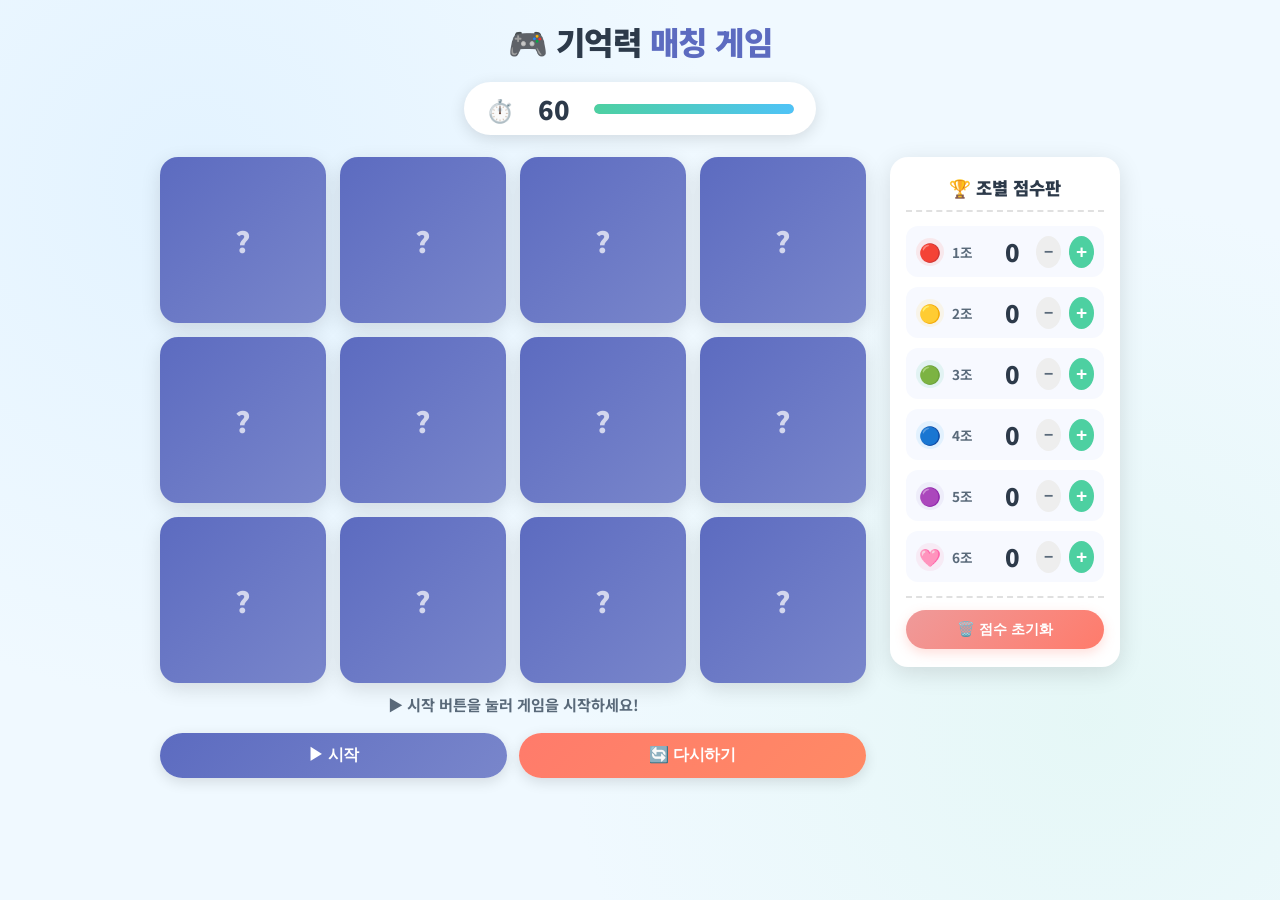
<file: Memory matching game(Claude)/memory-game.html>
<!DOCTYPE html>
<html lang="ko">
<head>
<meta charset="UTF-8">
<meta name="viewport" content="width=device-width, initial-scale=1.0">
<title>🎮 기억력 매칭 게임</title>
<style>
  @import url('https://fonts.googleapis.com/css2?family=Nanum+Round+Square:wght@400;700;800&family=Noto+Sans+KR:wght@400;700;900&display=swap');

  :root {
    --sky:    #4FC3F7;
    --mint:   #4DD0A1;
    --coral:  #FF7B6B;
    --yellow: #FFD54F;
    --violet: #B39DDB;
    --pink:   #F48FB1;
    --white:  #FFFFFF;
    --bg:     #F0F9FF;
    --card-back: #5C6BC0;
    --card-back2: #7986CB;
    --shadow: rgba(0,0,0,0.12);
    --text-dark: #2D3A4A;
    --text-mid:  #5A6A7A;
    --success:  #43A047;
    --fail:     #E53935;
    --radius: 18px;
  }

  *, *::before, *::after { box-sizing: border-box; margin: 0; padding: 0; }

  body {
    font-family: 'Noto Sans KR', sans-serif;
    background: var(--bg);
    background-image:
      radial-gradient(circle at 15% 20%, #c8e6ff55 0%, transparent 40%),
      radial-gradient(circle at 85% 80%, #d0f4e555 0%, transparent 40%);
    min-height: 100vh;
    display: flex;
    flex-direction: column;
    align-items: center;
    padding: 18px 12px 32px;
  }

  /* ── Header ── */
  header {
    text-align: center;
    margin-bottom: 18px;
  }
  header h1 {
    font-size: 2rem;
    font-weight: 900;
    color: var(--text-dark);
    letter-spacing: -0.5px;
  }
  header h1 span { color: #5C6BC0; }

  /* ── Timer bar ── */
  .timer-wrap {
    display: flex;
    align-items: center;
    gap: 12px;
    background: var(--white);
    border-radius: 50px;
    padding: 8px 22px;
    box-shadow: 0 4px 16px var(--shadow);
    margin-bottom: 22px;
  }
  .timer-icon { font-size: 1.4rem; }
  #timer-display {
    font-size: 1.6rem;
    font-weight: 900;
    color: var(--text-dark);
    min-width: 56px;
    text-align: center;
    transition: color .3s;
  }
  #timer-display.urgent { color: var(--coral); animation: pulse .6s infinite alternate; }
  @keyframes pulse { to { transform: scale(1.12); } }

  #progress-bar-wrap {
    width: 200px;
    height: 10px;
    background: #E0E0E0;
    border-radius: 10px;
    overflow: hidden;
  }
  #progress-bar {
    height: 100%;
    background: linear-gradient(90deg, var(--mint), var(--sky));
    border-radius: 10px;
    transition: width .5s linear, background .5s;
    width: 100%;
  }
  #progress-bar.urgent { background: linear-gradient(90deg, var(--coral), #FF8A65); }

  /* ── Main layout ── */
  .main-wrap {
    display: flex;
    gap: 24px;
    align-items: flex-start;
    width: 100%;
    max-width: 960px;
  }

  /* ── Game board ── */
  .game-section { flex: 1; }

  .board {
    display: grid;
    grid-template-columns: repeat(4, 1fr);
    gap: 14px;
  }

  /* ── Card ── */
  .card {
    aspect-ratio: 1;
    cursor: pointer;
    perspective: 600px;
    border-radius: var(--radius);
  }
  .card-inner {
    width: 100%; height: 100%;
    position: relative;
    transform-style: preserve-3d;
    border-radius: var(--radius);
    transition: opacity .25s ease;
  }
  /* fade effect */
  .card.flipping .card-inner { opacity: 0; }
  .card.flipped .card-inner  { opacity: 1; }

  .card-face {
    position: absolute;
    inset: 0;
    border-radius: var(--radius);
    display: flex;
    align-items: center;
    justify-content: center;
    font-size: 2.8rem;
    box-shadow: 0 6px 20px var(--shadow);
    user-select: none;
  }
  .card-back {
    background: linear-gradient(135deg, var(--card-back), var(--card-back2));
    color: white;
    font-size: 1.8rem;
  }
  .card-back::after { content: '?'; font-weight: 900; opacity: .7; }

  .card-front {
    background: var(--white);
    display: none;
    border: 3px solid transparent;
    transition: border-color .2s, background .2s, transform .1s;
  }
  .card.is-open .card-back { display: none; }
  .card.is-open .card-front { display: flex; }

  .card.matched .card-front {
    background: #E8F5E9;
    border-color: var(--mint);
    animation: matchBounce .4s ease;
  }
  @keyframes matchBounce {
    0%   { transform: scale(1); }
    40%  { transform: scale(1.12); }
    70%  { transform: scale(.96); }
    100% { transform: scale(1); }
  }

  .card.wrong .card-front {
    background: #FFEBEE;
    border-color: var(--coral);
    animation: wrongShake .4s ease;
  }
  @keyframes wrongShake {
    0%, 100% { transform: translateX(0); }
    25%  { transform: translateX(-8px); }
    75%  { transform: translateX(8px); }
  }

  /* ── Control buttons ── */
  .controls {
    display: flex;
    gap: 12px;
    margin-top: 18px;
    flex-wrap: wrap;
  }
  .btn {
    flex: 1;
    padding: 12px 0;
    border: none;
    border-radius: 50px;
    font-size: 1rem;
    font-weight: 700;
    cursor: pointer;
    transition: transform .15s, box-shadow .15s, filter .15s;
    box-shadow: 0 4px 14px var(--shadow);
    letter-spacing: -.3px;
  }
  .btn:hover  { filter: brightness(1.06); transform: translateY(-2px); box-shadow: 0 8px 20px var(--shadow); }
  .btn:active { transform: translateY(0); box-shadow: 0 2px 8px var(--shadow); }

  .btn-start  { background: linear-gradient(135deg, #5C6BC0, #7986CB); color: #fff; }
  .btn-reset  { background: linear-gradient(135deg, var(--coral), #FF8A65); color: #fff; }

  /* ── Score panel ── */
  .score-section {
    width: 230px;
    flex-shrink: 0;
  }
  .score-card {
    background: var(--white);
    border-radius: var(--radius);
    padding: 18px 16px;
    box-shadow: 0 6px 24px var(--shadow);
  }
  .score-card h2 {
    font-size: 1.1rem;
    font-weight: 900;
    color: var(--text-dark);
    text-align: center;
    margin-bottom: 14px;
    padding-bottom: 10px;
    border-bottom: 2px dashed #E0E0E0;
  }

  .team-rows { display: flex; flex-direction: column; gap: 10px; }

  .team-row {
    display: flex;
    align-items: center;
    gap: 8px;
    background: #F7F9FF;
    border-radius: 12px;
    padding: 8px 10px;
    transition: background .2s;
  }
  .team-label {
    font-size: .85rem;
    font-weight: 700;
    color: var(--text-mid);
    min-width: 36px;
  }
  .team-badge {
    width: 28px; height: 28px;
    border-radius: 50%;
    display: flex; align-items: center; justify-content: center;
    font-size: 1rem;
    flex-shrink: 0;
  }
  .score-num {
    flex: 1;
    font-size: 1.5rem;
    font-weight: 900;
    text-align: center;
    color: var(--text-dark);
    min-width: 32px;
  }
  .score-btn {
    width: 32px; height: 32px;
    border: none;
    border-radius: 50%;
    font-size: 1.2rem;
    cursor: pointer;
    display: flex; align-items: center; justify-content: center;
    transition: transform .12s, filter .12s;
    font-weight: 900;
    line-height: 1;
  }
  .score-btn:hover  { filter: brightness(1.1); transform: scale(1.1); }
  .score-btn:active { transform: scale(.93); }
  .score-plus  { background: var(--mint); color: #fff; }
  .score-minus {
    background: #EEE;
    color: var(--text-mid);
    font-size: 1rem;
  }

  .team-colors {
    background-colors: ['#FF7B6B','#FFD54F','#4DD0A1','#4FC3F7','#B39DDB','#F48FB1'];
  }

  .score-footer {
    margin-top: 14px;
    padding-top: 12px;
    border-top: 2px dashed #E0E0E0;
  }
  .btn-reset-score {
    width: 100%;
    padding: 10px 0;
    border: none;
    border-radius: 50px;
    background: linear-gradient(135deg, #EF9A9A, var(--coral));
    color: #fff;
    font-size: .9rem;
    font-weight: 700;
    cursor: pointer;
    transition: filter .15s, transform .15s;
    box-shadow: 0 4px 12px rgba(255,123,107,.25);
  }
  .btn-reset-score:hover  { filter: brightness(1.08); transform: translateY(-2px); }
  .btn-reset-score:active { transform: translateY(0); }

  /* ── Overlay (time up / clear) ── */
  .overlay {
    display: none;
    position: fixed;
    inset: 0;
    background: rgba(0,0,0,.45);
    z-index: 100;
    align-items: center;
    justify-content: center;
  }
  .overlay.show { display: flex; }

  .overlay-box {
    background: var(--white);
    border-radius: 24px;
    padding: 40px 48px;
    text-align: center;
    box-shadow: 0 20px 60px rgba(0,0,0,.25);
    animation: popIn .35s cubic-bezier(.34,1.56,.64,1);
    max-width: 340px;
    width: 90%;
  }
  @keyframes popIn {
    from { transform: scale(.6); opacity: 0; }
    to   { transform: scale(1);  opacity: 1; }
  }
  .overlay-icon { font-size: 4rem; margin-bottom: 12px; }
  .overlay-title {
    font-size: 1.7rem;
    font-weight: 900;
    color: var(--text-dark);
    margin-bottom: 6px;
  }
  .overlay-sub {
    font-size: 1rem;
    color: var(--text-mid);
    margin-bottom: 24px;
    line-height: 1.5;
  }
  .overlay-btn {
    padding: 13px 36px;
    border: none;
    border-radius: 50px;
    background: linear-gradient(135deg, #5C6BC0, #7986CB);
    color: #fff;
    font-size: 1rem;
    font-weight: 700;
    cursor: pointer;
    transition: filter .15s, transform .15s;
    box-shadow: 0 4px 16px rgba(92,107,192,.3);
  }
  .overlay-btn:hover { filter: brightness(1.08); transform: translateY(-2px); }

  /* ── Status message ── */
  #status-msg {
    min-height: 22px;
    font-size: .95rem;
    font-weight: 700;
    color: var(--text-mid);
    text-align: center;
    margin-top: 10px;
    transition: color .2s;
  }
  #status-msg.good { color: var(--success); }
  #status-msg.bad  { color: var(--fail); }

  /* Responsive */
  @media (max-width: 680px) {
    .main-wrap { flex-direction: column; align-items: center; }
    .score-section { width: 100%; max-width: 420px; }
    .board { gap: 10px; }
    header h1 { font-size: 1.5rem; }
  }
</style>
</head>
<body>

<header>
  <h1>🎮 기억력 <span>매칭 게임</span></h1>
</header>

<!-- Timer -->
<div class="timer-wrap">
  <span class="timer-icon">⏱️</span>
  <div id="timer-display">60</div>
  <div id="progress-bar-wrap">
    <div id="progress-bar"></div>
  </div>
</div>

<div class="main-wrap">

  <!-- Game board -->
  <div class="game-section">
    <div class="board" id="board"></div>
    <div id="status-msg">▶ 시작 버튼을 눌러 게임을 시작하세요!</div>
    <div class="controls">
      <button class="btn btn-start" id="btn-start">▶ 시작</button>
      <button class="btn btn-reset" id="btn-reset">🔄 다시하기</button>
    </div>
  </div>

  <!-- Score panel -->
  <div class="score-section">
    <div class="score-card">
      <h2>🏆 조별 점수판</h2>
      <div class="team-rows" id="team-rows"></div>
      <div class="score-footer">
        <button class="btn-reset-score" id="btn-reset-score">🗑️ 점수 초기화</button>
      </div>
    </div>
  </div>

</div>

<!-- Overlay -->
<div class="overlay" id="overlay">
  <div class="overlay-box">
    <div class="overlay-icon" id="overlay-icon">🎉</div>
    <div class="overlay-title" id="overlay-title">완료!</div>
    <div class="overlay-sub" id="overlay-sub">모든 카드를 찾았어요!</div>
    <button class="overlay-btn" id="overlay-btn">다시 시작</button>
  </div>
</div>

<script>
  // ── Config ──────────────────────────────────────────
  const EMOJIS   = ['🐶','🐱','🦊','🐸','🦁','🐧','🦄','🌈','⭐','🍎','🍕','🎸'];
  const PAIRS    = EMOJIS.slice(0, 6);          // 6쌍 = 12장
  const TOTAL_T  = 60;                          // 초

  const TEAM_DATA = [
    { name: '1조', color: '#FF7B6B', emoji: '🔴' },
    { name: '2조', color: '#FFD54F', emoji: '🟡' },
    { name: '3조', color: '#4DD0A1', emoji: '🟢' },
    { name: '4조', color: '#4FC3F7', emoji: '🔵' },
    { name: '5조', color: '#B39DDB', emoji: '🟣' },
    { name: '6조', color: '#F48FB1', emoji: '🩷' },
  ];

  // ── State ───────────────────────────────────────────
  let cards        = [];
  let opened       = [];
  let matchedCount = 0;
  let locked       = false;
  let timerID      = null;
  let timeLeft     = TOTAL_T;
  let running      = false;
  let scores       = Array(6).fill(0);

  // ── DOM refs ────────────────────────────────────────
  const board      = document.getElementById('board');
  const timerEl    = document.getElementById('timer-display');
  const barEl      = document.getElementById('progress-bar');
  const statusEl   = document.getElementById('status-msg');
  const overlay    = document.getElementById('overlay');
  const oIcon      = document.getElementById('overlay-icon');
  const oTitle     = document.getElementById('overlay-title');
  const oSub       = document.getElementById('overlay-sub');
  const oBtn       = document.getElementById('overlay-btn');
  const btnStart   = document.getElementById('btn-start');
  const btnReset   = document.getElementById('btn-reset');
  const teamRowsEl = document.getElementById('team-rows');

  // ── Shuffle ─────────────────────────────────────────
  function shuffle(arr) {
    const a = [...arr];
    for (let i = a.length - 1; i > 0; i--) {
      const j = Math.floor(Math.random() * (i + 1));
      [a[i], a[j]] = [a[j], a[i]];
    }
    return a;
  }

  // ── Build board ─────────────────────────────────────
  function buildBoard() {
    board.innerHTML = '';
    cards = [];
    opened = [];
    matchedCount = 0;
    locked = false;

    const deck = shuffle([...PAIRS, ...PAIRS]);

    deck.forEach((emoji, idx) => {
      const cardEl = document.createElement('div');
      cardEl.className = 'card';
      cardEl.dataset.emoji = emoji;
      cardEl.dataset.idx   = idx;
      cardEl.innerHTML = `
        <div class="card-inner">
          <div class="card-face card-back"></div>
          <div class="card-face card-front">${emoji}</div>
        </div>`;
      cardEl.addEventListener('click', () => onCardClick(cardEl));
      board.appendChild(cardEl);
      cards.push(cardEl);
    });
  }

  // ── Card click ───────────────────────────────────────
  function onCardClick(cardEl) {
    if (!running)                    return;
    if (locked)                      return;
    if (cardEl.classList.contains('is-open'))   return;
    if (cardEl.classList.contains('matched'))   return;

    flipCard(cardEl, true);
    opened.push(cardEl);

    if (opened.length === 2) {
      locked = true;
      setTimeout(checkMatch, 700);
    }
  }

  function flipCard(cardEl, show) {
    if (show) {
      cardEl.classList.add('flipping');
      setTimeout(() => {
        cardEl.classList.add('is-open');
        cardEl.classList.remove('flipping');
        cardEl.classList.add('flipped');
      }, 125);
    } else {
      cardEl.classList.add('flipping');
      setTimeout(() => {
        cardEl.classList.remove('is-open', 'flipped', 'wrong');
        cardEl.classList.remove('flipping');
      }, 125);
    }
  }

  // ── Check match ──────────────────────────────────────
  function checkMatch() {
    const [a, b] = opened;
    if (a.dataset.emoji === b.dataset.emoji) {
      a.classList.add('matched');
      b.classList.add('matched');
      matchedCount++;
      setStatus('✅ 매칭 성공!', 'good');
      if (matchedCount === PAIRS.length) {
        stopTimer();
        setTimeout(showClear, 500);
      }
    } else {
      a.classList.add('wrong');
      b.classList.add('wrong');
      setStatus('❌ 다시 도전!', 'bad');
      setTimeout(() => {
        flipCard(a, false);
        flipCard(b, false);
        setTimeout(() => setStatus('카드를 선택하세요'), 300);
      }, 350);
    }
    opened = [];
    locked = false;
  }

  // ── Timer ────────────────────────────────────────────
  function startTimer() {
    timeLeft = TOTAL_T;
    updateTimerUI();
    clearInterval(timerID);
    timerID = setInterval(() => {
      timeLeft--;
      updateTimerUI();
      if (timeLeft <= 0) {
        clearInterval(timerID);
        running = false;
        locked  = true;
        showTimeUp();
      }
    }, 1000);
  }

  function stopTimer() {
    clearInterval(timerID);
    running = false;
  }

  function updateTimerUI() {
    timerEl.textContent = timeLeft;
    const pct = (timeLeft / TOTAL_T) * 100;
    barEl.style.width = pct + '%';
    const urgent = timeLeft <= 10;
    timerEl.classList.toggle('urgent', urgent);
    barEl.classList.toggle('urgent', urgent);
  }

  // ── Status ───────────────────────────────────────────
  function setStatus(msg, cls = '') {
    statusEl.textContent = msg;
    statusEl.className = cls;
  }

  // ── Overlays ─────────────────────────────────────────
  function showClear() {
    oIcon.textContent  = '🎉';
    oTitle.textContent = '모두 찾았어요!';
    oSub.textContent   = `남은 시간 ${timeLeft}초 · 정말 훌륭해요!`;
    overlay.classList.add('show');
  }

  function showTimeUp() {
    oIcon.textContent  = '⏰';
    oTitle.textContent = '시간 초과!';
    oSub.textContent   = `${matchedCount}/${PAIRS.length} 쌍을 찾았어요. 다시 도전해 보세요!`;
    overlay.classList.add('show');
  }

  function hideOverlay() {
    overlay.classList.remove('show');
  }

  // ── Game start / reset ───────────────────────────────
  function startGame() {
    hideOverlay();
    stopTimer();
    buildBoard();
    running = true;
    locked  = false;
    startTimer();
    setStatus('카드를 선택하세요');
    btnStart.textContent = '⏸ 진행 중';
    btnStart.disabled = true;
  }

  function resetGame() {
    hideOverlay();
    stopTimer();
    buildBoard();
    running = false;
    timeLeft = TOTAL_T;
    updateTimerUI();
    setStatus('▶ 시작 버튼을 눌러 게임을 시작하세요!');
    btnStart.textContent = '▶ 시작';
    btnStart.disabled = false;
  }

  // ── Score panel ──────────────────────────────────────
  function buildScorePanel() {
    teamRowsEl.innerHTML = '';
    TEAM_DATA.forEach((t, i) => {
      const row = document.createElement('div');
      row.className = 'team-row';
      row.innerHTML = `
        <span class="team-badge" style="background:${t.color}20; font-size:1.1rem;">${t.emoji}</span>
        <span class="team-label">${t.name}</span>
        <span class="score-num" id="score-${i}">${scores[i]}</span>
        <button class="score-btn score-minus" data-idx="${i}" title="1점 빼기">−</button>
        <button class="score-btn score-plus"  data-idx="${i}" title="1점 추가">+</button>
      `;
      teamRowsEl.appendChild(row);
    });

    teamRowsEl.addEventListener('click', e => {
      const btn = e.target.closest('.score-btn');
      if (!btn) return;
      const idx = +btn.dataset.idx;
      if (btn.classList.contains('score-plus')) {
        scores[idx] = Math.min(scores[idx] + 1, 99);
      } else {
        scores[idx] = Math.max(scores[idx] - 1, 0);
      }
      document.getElementById(`score-${idx}`).textContent = scores[idx];

      // flash animation
      const numEl = document.getElementById(`score-${idx}`);
      numEl.style.transform = 'scale(1.4)';
      numEl.style.color = btn.classList.contains('score-plus') ? '#4DD0A1' : '#FF7B6B';
      setTimeout(() => {
        numEl.style.transform = '';
        numEl.style.color = '';
      }, 250);
    });
  }

  function resetScores() {
    scores = Array(6).fill(0);
    TEAM_DATA.forEach((_, i) => {
      const el = document.getElementById(`score-${i}`);
      if (el) el.textContent = 0;
    });
  }

  // ── Event listeners ───────────────────────────────────
  btnStart.addEventListener('click', startGame);
  btnReset.addEventListener('click', resetGame);
  oBtn.addEventListener('click', resetGame);
  document.getElementById('btn-reset-score').addEventListener('click', () => {
    if (confirm('점수를 모두 초기화할까요?')) resetScores();
  });

  // ── Init ─────────────────────────────────────────────
  buildBoard();
  buildScorePanel();
  updateTimerUI();
</script>
</body>
</html>
</file>
<file: TodoList_Claymorphism/style.css>
*{box-sizing:border-box;font-family:sans-serif}body{margin:0;background:#F3EEFF;display:flex;justify-content:center;padding:40px}.card{background:#fff;padding:30px;border-radius:24px;box-shadow:12px 12px 24px rgba(0,0,0,.08),-8px -8px 16px rgba(255,255,255,.9);width:420px}h1{text-align:center;color:#8B5CF6}.input-area{display:flex;gap:10px}input{flex:1;padding:12px;border:none;border-radius:15px;background:#f8f8ff}button{border:none;background:#8B5CF6;color:#fff;padding:12px 18px;border-radius:15px;cursor:pointer;transition:.2s}button:hover{transform:translateY(-2px);opacity:.9}.filters{display:flex;gap:8px;margin:20px 0}.filters .active{background:#6D28D9}li{display:flex;align-items:center;justify-content:space-between;background:#fff;padding:12px;margin:10px 0;border-radius:15px;box-shadow:4px 4px 10px rgba(0,0,0,.05)}.completed span{text-decoration:line-through;color:#888}.left{display:flex;gap:10px;align-items:center}
</file>
